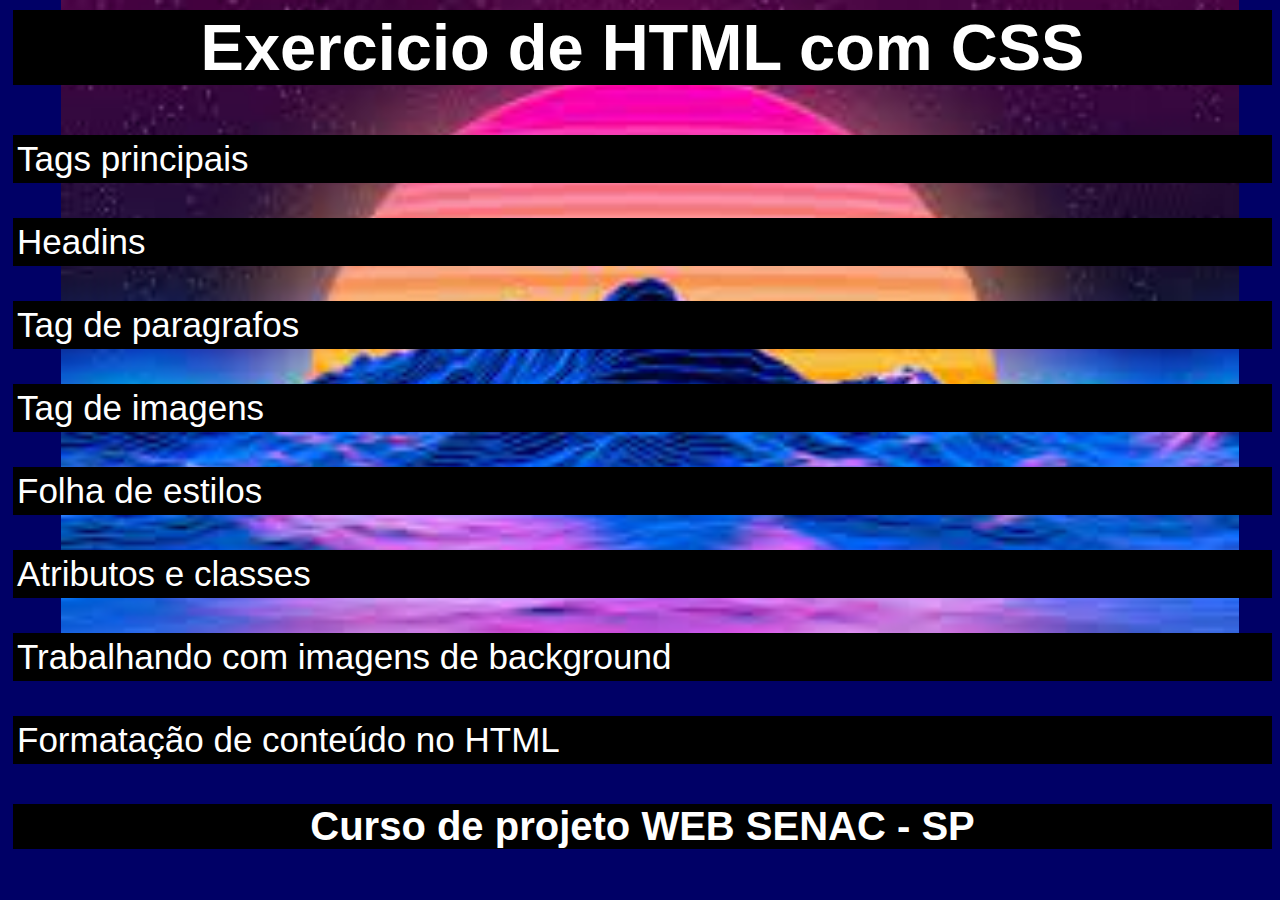
<file: Exercicio01_entrega/index.html>
<!DOCTYPE html>
<html lang="pt-br">
<head>
    <meta charset="UTF-8">
    <meta name="viewport" content="width=device-width, initial-scale=1.0">
    <title>Exercicio de HTML com CSS</title>
    <link rel="stylesheet" href="style.css">
</head>
<body>
    
    <h1>Exercicio de HTML com CSS</h1>

    <p>Tags principais</p>

    <p>Headins</p>

    <p>Tag de paragrafos</p>

    <p>Tag de imagens</p>

    <p>Folha de estilos</p>

    <p>Atributos e classes</p>

    <p>Trabalhando com imagens de background</p>

    <p>Formatação de conteúdo no HTML</p>

    

    <h2> Curso de projeto WEB SENAC - SP</h2>

</body>
</html>
</file>
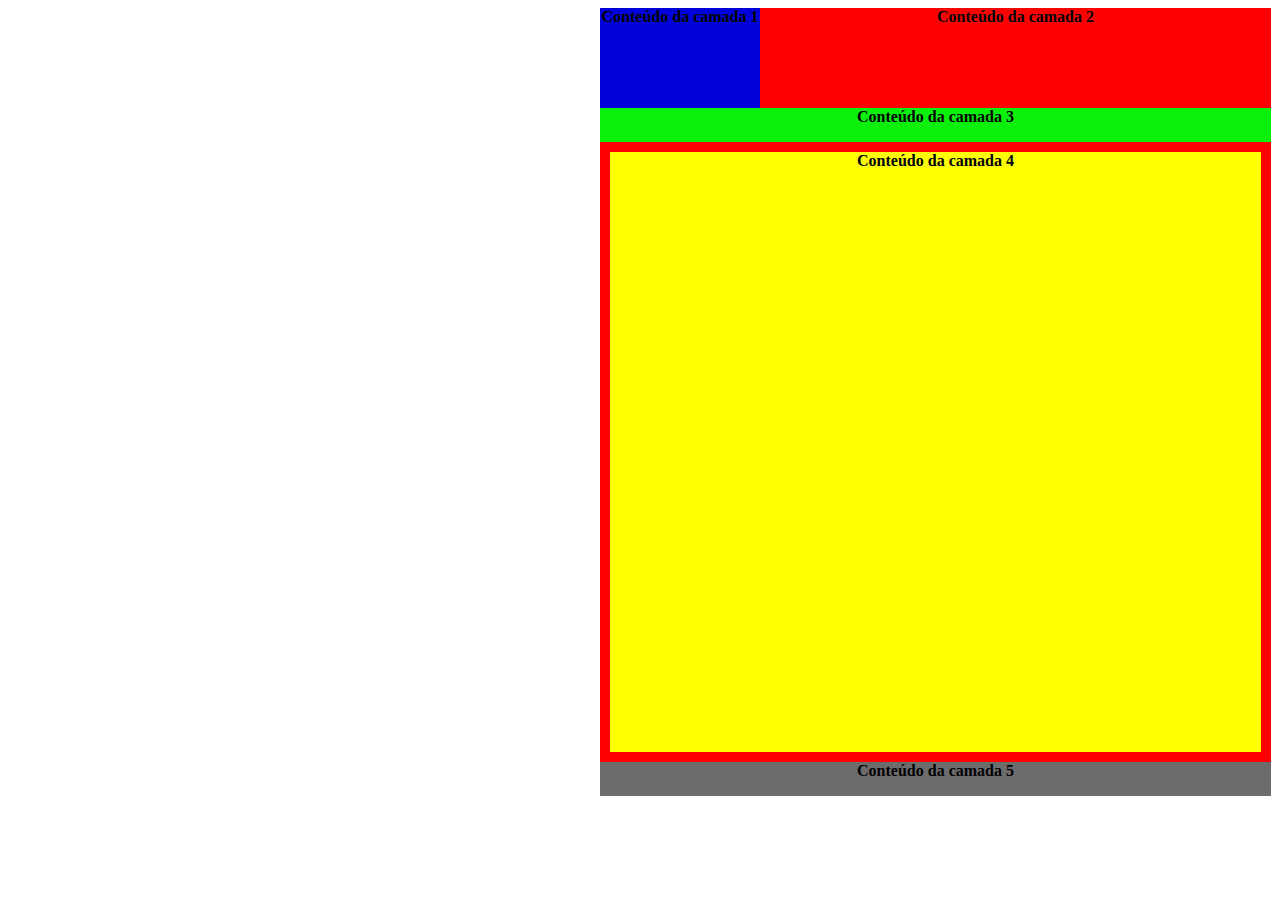
<file: Exercicio02_entrega/index.html>
<!DOCTYPE html>
<html lang="en">
<head>
    <meta charset="UTF-8">
    <meta name="viewport" content="width=device-width, initial-scale=1.0">
    <title>Document</title>
    <link rel="stylesheet" href="css/style.css">
</head>
<body>
    
    <div id="azul">

        <p> Conteúdo da camada 1</p>

    </div>

    <div id="vermelho">

        <p> Conteúdo da camada 2</p>

    </div>

    <div id="verde">

        <p> Conteúdo da camada 3</p>

    </div>

    <div id="amarelo">

        <p> Conteúdo da camada 4</p>

    </div>

    <div id="cinza">

        <p> Conteúdo da camada 5</p>

    </div>

</body>
</html>
</file>
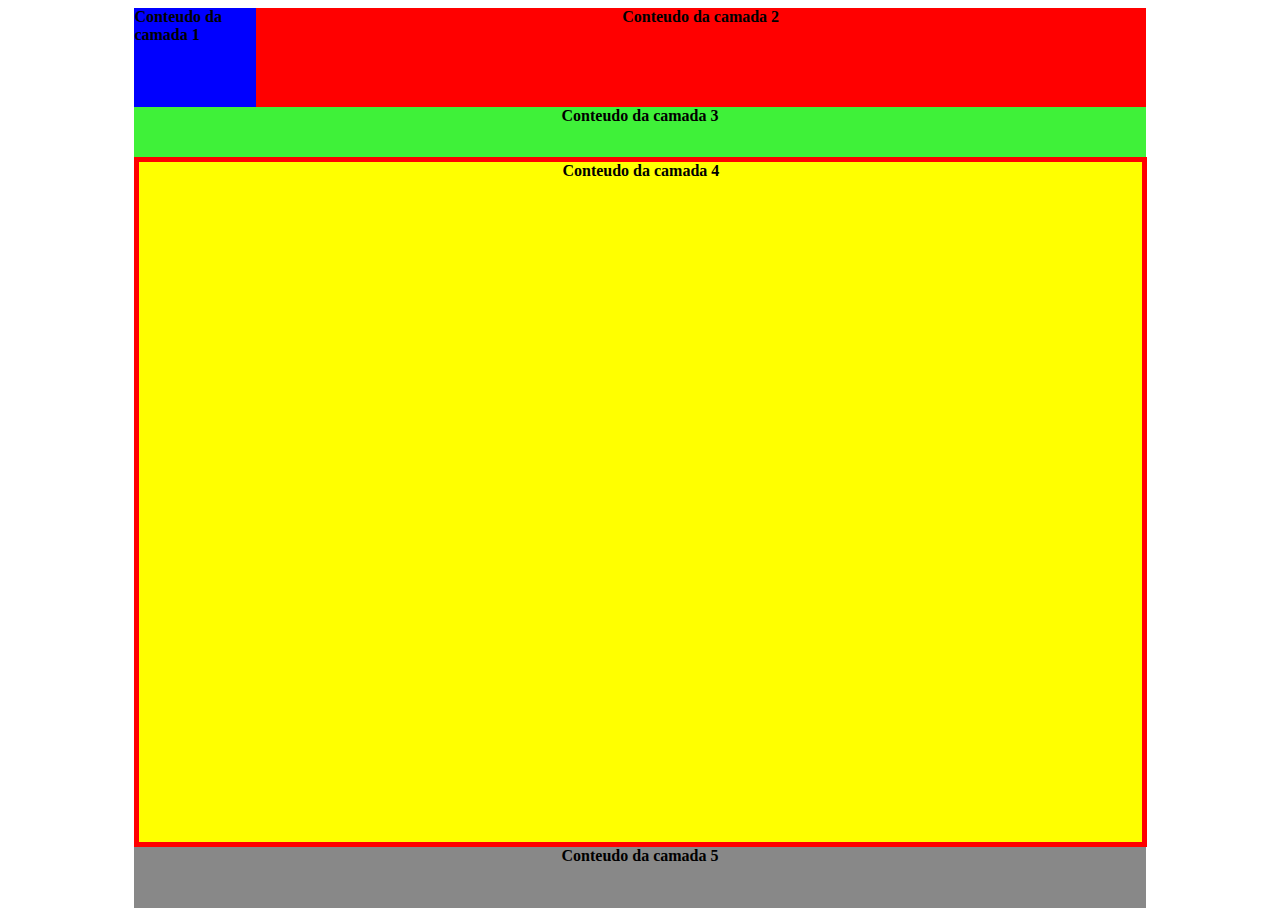
<file: Exercicio03_entrega/index.html>
<!DOCTYPE html>
<html lang="pt-br">
<head>
    <meta charset="UTF-8">
    <meta name="viewport" content="width=device-width, initial-scale=1.0">
    <title>Wireframe com camadas relativas</title>
    <link rel="stylesheet" href="style.css">
</head>
<body>
    
    <div id="fundo">

        <div id="azul"> Conteudo da camada 1</div>
        
        <div id="vermelho"> Conteudo da camada 2</div>
        
        <div id="verde"> Conteudo da camada 3</div>
        
        <div id="amarelo"> Conteudo da camada 4</div>
        
        <div id="cinza"> Conteudo da camada 5</div>

    </div>

</body>
</html>
</file>
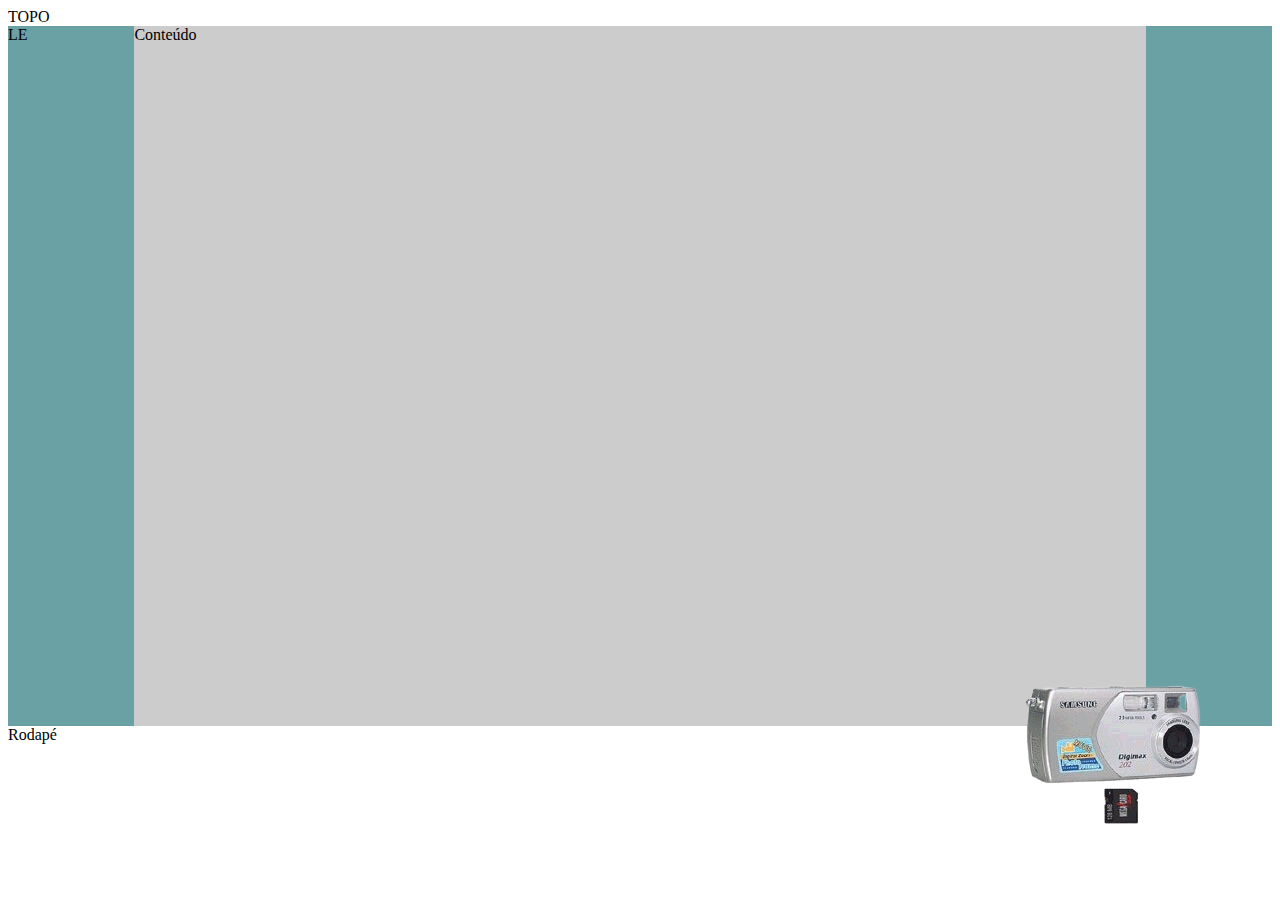
<file: Exercicio04_entrega/index.html>
<!DOCTYPE html>
<html lang="pt-br">
<head>
    <meta charset="UTF-8">
    <meta name="viewport" content="width=device-width, initial-scale=1.0">
    <title>Exercício</title>
    <link rel="stylesheet" href="style.css" type="text/css">
</head>
<body>
    
    <main>
        <header>TOPO</header>
        <div id="le"> LE</div>
        <div id="conteudo"> Conteúdo </div>

        <div id="ld">
            <div class="branco"></div>
            <div class="branco"></div>
        </div>

        <footer id="footer"> Rodapé </footer>
    </main>

    <img src="./images/camera-removebg-preview.png" alt="Imagem de uma 
        câmera e um cartão de memória.">

</body>
</html>
</file>
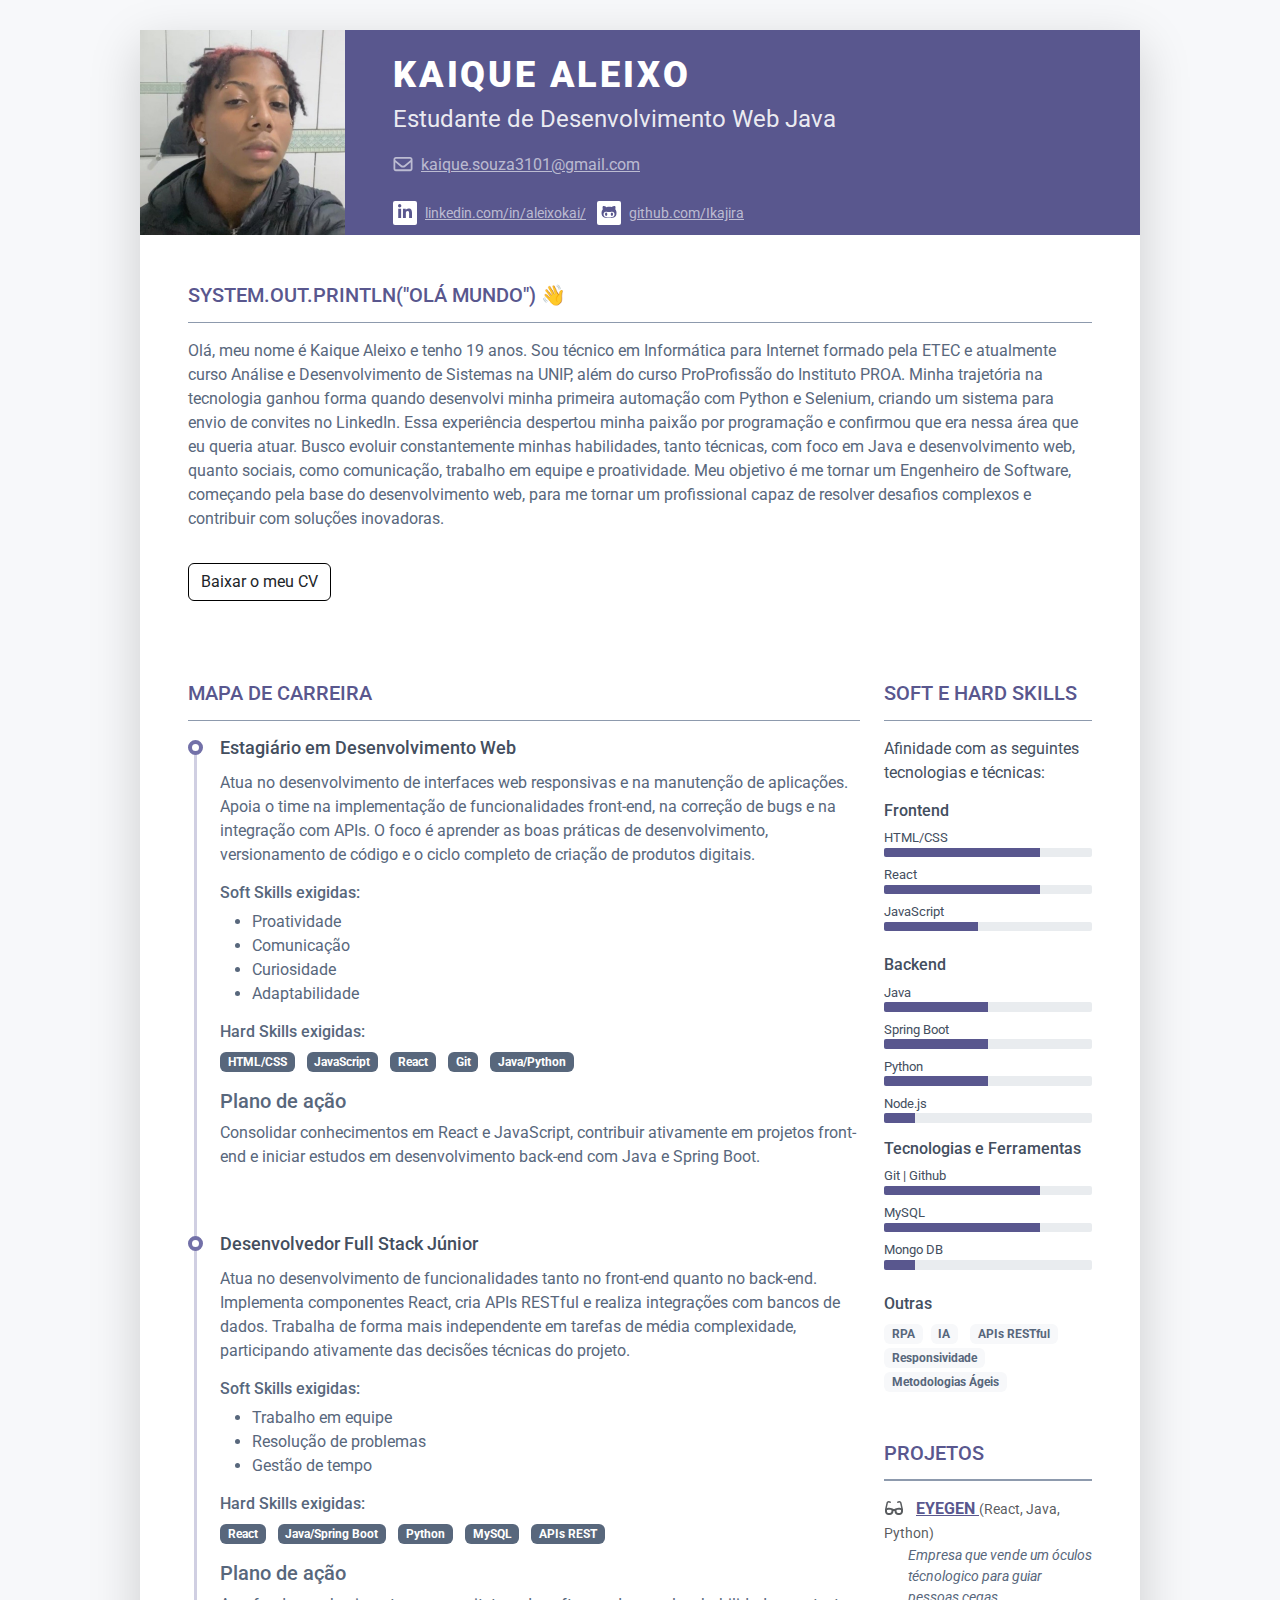
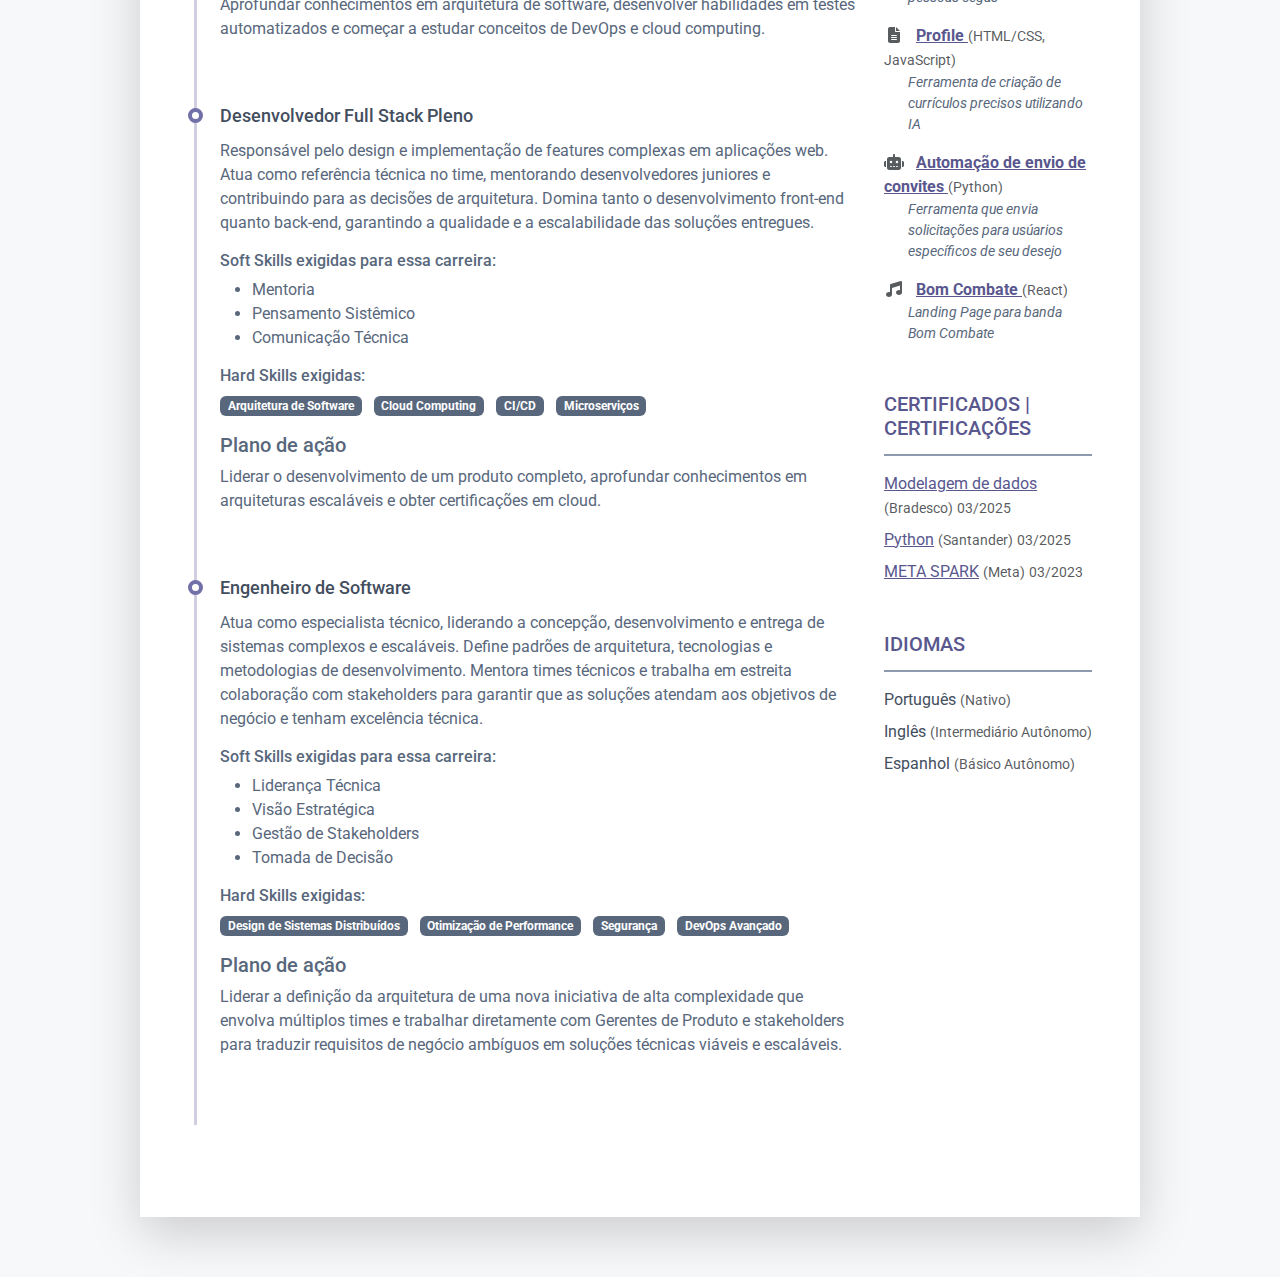
<file: MapaDeCarreira/index.html>
<!DOCTYPE html>
<html lang="pt-Br">

<head>
	<title>Kaique Aleixo Vieria de Souza</title>

	<!-- Meta -->
	<meta charset="utf-8">
	<meta http-equiv="X-UA-Compatible" content="IE=edge">
	<meta name="viewport" content="width=device-width, initial-scale=1.0">
	<meta name="description" content="">
	<meta name="author" content="">
	<link rel="shortcut icon" href="favicon.ico">

	<!-- Google Font -->
	<link href="https://fonts.googleapis.com/css?family=Roboto:300,400,500,700,900" rel="stylesheet">

	<!-- FontAwesome JS-->
	<script defer src="assets/fontawesome/js/all.min.js"></script>

	<!-- Theme CSS -->
	<link id="theme-style" rel="stylesheet" href="assets/css/bootstrap-5.css">

</head>

<body>

	<article class="resume-wrapper text-center position-relative">
		<div class="resume-wrapper-inner mx-auto text-start bg-white shadow-lg">
			<header class="resume-header pt-4 pt-md-0">
				<div class="row">
					<div class="col-block col-md-auto resume-picture-holder text-center text-md-start">
						<img class="picture" src="assets/images/profile.jpg" alt="">
					</div>
					<div class="col">
						<div class="row p-4 justify-content-center justify-content-md-between">
							<div class="primary-info col-auto">
								<h1 class="name mt-0 mb-1 text-white text-uppercase text-uppercase">Kaique Aleixo</h1>
								<div class="title mb-3">Estudante de Desenvolvimento Web Java</div>
								<ul class="list-unstyled">
									<li class="mb-2">
										<a class="text-link" href="mailto:kaique.souza3101@gmail.com">
											<i class="far fa-envelope fa-fw me-2"
												data-fa-transform="grow-3"></i>kaique.souza3101@gmail.com
										</a>
									</li>
								</ul>
							</div>
							<div class="secondary-info col-auto mt-2">
								<ul class="resume-social list-unstyled list-inline">
									<li class="list-inline-item"><a class="text-link"
											href="https://www.linkedin.com/in/aleixokai/" target="_blank">
											<span class="fa-container text-center me-2">
												<i
													class="fab fa-linkedin-in fa-fw"></i></span>linkedin.com/in/aleixokai/</a>
									</li>
									<li class="list-inline-item">
										<a class="text-link" href="https://github.com/Ikajira" target="_blank">
											<span class="fa-container text-center me-2">
												<i class="fab fa-github-alt fa-fw"></i></span>github.com/Ikajira
										</a>
									</li>

								</ul>
							</div>
						</div>

					</div>
				</div>
			</header>
			<div class="resume-body p-5">
				<section class="resume-section summary-section mb-5">
					<h2 class="resume-section-title text-uppercase font-weight-bold pb-3 mb-3">System.out.println("Olá Mundo") 👋</h2>
					<div class="resume-section-content">
						<p class="mb-0"> Olá, meu nome é Kaique Aleixo e tenho 19 anos. Sou técnico em Informática para Internet formado pela ETEC e atualmente curso Análise e Desenvolvimento de Sistemas na UNIP, além do curso ProProfissão do Instituto PROA.

Minha trajetória na tecnologia ganhou forma quando desenvolvi minha primeira automação com Python e Selenium, criando um sistema para envio de convites no LinkedIn. Essa experiência despertou minha paixão por programação e confirmou que era nessa área que eu queria atuar.

Busco evoluir constantemente minhas habilidades, tanto técnicas, com foco em Java e desenvolvimento web, quanto sociais, como comunicação, trabalho em equipe e proatividade. Meu objetivo é me tornar um Engenheiro de Software, começando pela base do desenvolvimento web, para me tornar um profissional capaz de resolver desafios complexos e contribuir com soluções inovadoras. </p>

						<!-- Altere o link para um PDF do seu Curriculo -->
						<a class="btn"
							href="https://drive.google.com/file/d/1y0AIIj9qV_gWYEXCOHMMfpwbLogI0_cA/view?usp=sharing"
							target="_blank">Baixar o meu CV</a>
					</div>
				</section>
				<div class="row">
					<div class="col-lg-9">
						<section class="resume-section experience-section mb-5">
							<h2 class="resume-section-title text-uppercase font-weight-bold pb-3 mb-3">Mapa de Carreira
							</h2>
							<div class="resume-section-content">
								<div class="resume-timeline position-relative">
									<article class="resume-timeline-item position-relative pb-5">

										<div class="resume-timeline-item-header mb-2">
											<div class="d-flex flex-column flex-md-row">
												<h3 class="resume-position-title font-weight-bold mb-1">Estagiário em
													Desenvolvimento Web
												</h3>
											</div>
										</div>
										<div class="resume-timeline-item-desc">
											<p>Atua no desenvolvimento de interfaces web responsivas e na manutenção de
												aplicações. Apoia o time na implementação de funcionalidades front-end,
												na correção de bugs e na integração com APIs. O foco é aprender as
												boas práticas de desenvolvimento, versionamento de código e o ciclo
												completo de criação de produtos digitais.
											</p>
											<h4 class="resume-timeline-item-desc-heading font-weight-bold">
												Soft Skills exigidas:
											</h4>
											<ul>
												<li>Proatividade</li>
												<li>Comunicação</li>
												<li>Curiosidade</li>
												<li>Adaptabilidade</li>
											</ul>
											<h4 class="resume-timeline-item-desc-heading font-weight-bold">
												Hard Skills exigidas:</h4>
											</h4>
											<ul class="list-inline">
												<li class="list-inline-item"><span
														class="badge bg-secondary badge-pill">HTML/CSS</span></li>
												<li class="list-inline-item"><span
														class="badge bg-secondary badge-pill">JavaScript</span></li>
												<li class="list-inline-item"><span
														class="badge bg-secondary badge-pill">React</span></li>
												<li class="list-inline-item"><span
														class="badge bg-secondary badge-pill">Git</span></li>
												<li class="list-inline-item"><span
														class="badge bg-secondary badge-pill">Java/Python</span></li>
											</ul>
											<h5>Plano de ação</h5>
											<p>Consolidar conhecimentos em React e JavaScript, contribuir ativamente em
												projetos front-end e iniciar estudos em desenvolvimento back-end com
												Java e Spring Boot.</p>
										</div>

									</article>

									<article class="resume-timeline-item position-relative pb-5">

										<div class="resume-timeline-item-header mb-2">
											<div class="d-flex flex-column flex-md-row">
												<h3 class="resume-position-title font-weight-bold mb-1">Desenvolvedor
													Full Stack Júnior
												</h3>
											</div>
										</div>
										<div class="resume-timeline-item-desc">
											<p>Atua no desenvolvimento de funcionalidades tanto no front-end quanto no
												back-end. Implementa componentes React, cria APIs RESTful e realiza
												integrações com bancos de dados. Trabalha de forma mais independente em
												tarefas de média complexidade, participando ativamente das decisões
												técnicas do projeto.
											</p>
											<h4 class="resume-timeline-item-desc-heading font-weight-bold">
												Soft Skills exigidas:
											</h4>
											<ul>
												<li>Trabalho em equipe</li>
												<li>Resolução de problemas</li>
												<li>Gestão de tempo</li>
											</ul>
											<h4 class="resume-timeline-item-desc-heading font-weight-bold">
												Hard Skills exigidas:</h4>
											<ul class="list-inline">
												<li class="list-inline-item"><span
														class="badge bg-secondary badge-pill">React</span></li>
												<li class="list-inline-item"><span
														class="badge bg-secondary badge-pill">Java/Spring Boot</span>
												</li>
												<li class="list-inline-item"><span
														class="badge bg-secondary badge-pill">Python</span></li>
												<li class="list-inline-item"><span
														class="badge bg-secondary badge-pill">MySQL</span></li>
												<li class="list-inline-item"><span
														class="badge bg-secondary badge-pill">APIs REST</span></li>
											</ul>
											<h5>Plano de ação</h5>
											<p>Aprofundar conhecimentos em arquitetura de software, desenvolver
												habilidades em testes automatizados e começar a estudar conceitos de
												DevOps e cloud computing.</p>
										</div>

									</article>

									<article class="resume-timeline-item position-relative pb-5">

										<div class="resume-timeline-item-header mb-2">
											<div class="d-flex flex-column flex-md-row">
												<h3 class="resume-position-title font-weight-bold mb-1">Desenvolvedor
													Full Stack Pleno
												</h3>

											</div>
										</div>
										<div class="resume-timeline-item-desc">
											<p>Responsável pelo design e implementação de features complexas em
												aplicações web. Atua como referência técnica no time, mentorando
												desenvolvedores juniores e contribuindo para as decisões de
												arquitetura. Domina tanto o desenvolvimento front-end quanto back-end,
												garantindo a qualidade e a escalabilidade das soluções entregues.</p>
											<h4 class="resume-timeline-item-desc-heading font-weight-bold">
												Soft Skills exigidas para essa carreira:
											</h4>
											<ul>
												<li>Mentoria</li>
												<li>Pensamento Sistêmico</li>
												<li>Comunicação Técnica</li>
											</ul>
											<h4 class="resume-timeline-item-desc-heading font-weight-bold">
												Hard Skills exigidas:</h4>
											<ul class="list-inline">
												<li class="list-inline-item"><span
														class="badge bg-secondary badge-pill">Arquitetura de
														Software</span></li>
												<li class="list-inline-item"><span
														class="badge bg-secondary badge-pill">Cloud Computing</span>
												</li>
												<li class="list-inline-item"><span
														class="badge bg-secondary badge-pill">CI/CD</span></li>
												<li class="list-inline-item"><span
														class="badge bg-secondary badge-pill">Microserviços</span></li>
											</ul>
											<h5>Plano de ação</h5>
											<p>Liderar o desenvolvimento de um produto completo, aprofundar
												conhecimentos em arquiteturas escaláveis e obter certificações em
												cloud.</p>


										</div>

									</article>

									<article class="resume-timeline-item position-relative pb-5">

										<div class="resume-timeline-item-header mb-2">
											<div class="d-flex flex-column flex-md-row">
												<h3 class="resume-position-title font-weight-bold mb-1">
													Engenheiro de Software
												</h3>
											</div>
										</div>
										<div class="resume-timeline-item-desc">
											<p>Atua como especialista técnico, liderando a concepção, desenvolvimento e
												entrega de sistemas complexos e escaláveis. Define padrões de
												arquitetura, tecnologias e metodologias de desenvolvimento. Mentora
												times técnicos e trabalha em estreita colaboração com stakeholders para
												garantir que as soluções atendam aos objetivos de negócio e tenham
												excelência técnica.</p>
											<h4 class="resume-timeline-item-desc-heading font-weight-bold">
												Soft Skills exigidas para essa carreira:
											</h4>
											<ul>
												<li>Liderança Técnica</li>
												<li>Visão Estratégica</li>
												<li>Gestão de Stakeholders</li>
												<li>Tomada de Decisão</li>
											</ul>
											<h4 class="resume-timeline-item-desc-heading font-weight-bold">
												Hard Skills exigidas:</h4>
											<ul class="list-inline">
												<li class="list-inline-item"><span
														class="badge bg-secondary badge-pill">Design de Sistemas
														Distribuídos</span></li>
												<li class="list-inline-item"><span
														class="badge bg-secondary badge-pill">Otimização de
														Performance</span></li>
												<li class="list-inline-item"><span
														class="badge bg-secondary badge-pill">Segurança</span></li>
												<li class="list-inline-item"><span
														class="badge bg-secondary badge-pill">DevOps Avançado</span>
												</li>
											</ul>
											<h5>Plano de ação</h5>
											<p>Liderar a definição da arquitetura de uma nova iniciativa de alta
												complexidade que envolva múltiplos times e trabalhar diretamente com
												Gerentes de Produto e stakeholders para traduzir requisitos de negócio
												ambíguos em soluções técnicas viáveis e escaláveis.</p>
										</div>
									</article>


								</div>
							</div>
						</section>
					</div>
					<div class="col-lg-3">
						<section class="resume-section skills-section mb-5">
							<h2 class="resume-section-title text-uppercase font-weight-bold pb-3 mb-3">Soft e Hard
								Skills</h2>
							<p>Afinidade com as seguintes tecnologias e técnicas:</p>
							<div class="resume-section-content">
								<div class="resume-skill-item">
									<h4 class="resume-skills-cat font-weight-bold">Frontend</h4>
									<ul class="list-unstyled mb-4">
										<li class="mb-2">
											<div class="resume-skill-name">HTML/CSS</div>
											<div class="progress resume-progress">
												<div class="progress-bar theme-progress-bar-dark" role="progressbar"
													style="width: 75%" aria-valuenow="25" aria-valuemin="0"
													aria-valuemax="100"></div>
											</div>
										</li>
										<li class="mb-2">
											<div class="resume-skill-name">React</div>
											<div class="progress resume-progress">
												<div class="progress-bar theme-progress-bar-dark" role="progressbar"
													style="width: 75%" aria-valuenow="25" aria-valuemin="0"
													aria-valuemax="100"></div>
											</div>
										</li>
										<li class="mb-2">
											<div class="resume-skill-name">JavaScript</div>
											<div class="progress resume-progress">
												<div class="progress-bar theme-progress-bar-dark" role="progressbar"
													style="width: 45%" aria-valuenow="25" aria-valuemin="0"
													aria-valuemax="100"></div>
											</div>
										</li>
									</ul>
								</div>

								<div class="resume-skill-item">
									<h4 class="resume-skills-cat font-weight-bold">Backend</h4>
									<ul class="list-unstyled">
										<li class="mb-2">
											<div class="resume-skill-name">Java</div>
											<div class="progress resume-progress">
												<div class="progress-bar theme-progress-bar-dark" role="progressbar"
													style="width: 50%" aria-valuenow="25" aria-valuemin="0"
													aria-valuemax="100"></div>
											</div>
										</li>
										<li class="mb-2">
											<div class="resume-skill-name">Spring Boot</div>
											<div class="progress resume-progress">
												<div class="progress-bar theme-progress-bar-dark" role="progressbar"
													style="width: 50%" aria-valuenow="25" aria-valuemin="0"
													aria-valuemax="100"></div>
											</div>
										</li>
										<li class="mb-2">
											<div class="resume-skill-name">Python</div>
											<div class="progress resume-progress">
												<div class="progress-bar theme-progress-bar-dark" role="progressbar"
													style="width: 50%" aria-valuenow="25" aria-valuemin="0"
													aria-valuemax="100"></div>
											</div>
										</li>
										<li class="mb-2">
											<div class="resume-skill-name">Node.js</div>
											<div class="progress resume-progress">
												<div class="progress-bar theme-progress-bar-dark" role="progressbar"
													style="width: 15%" aria-valuenow="25" aria-valuemin="0"
													aria-valuemax="100"></div>
											</div>
										</li>
									</ul>
								</div>

								<div class="resume-section-content">
									<div class="resume-skill-item">
										<h4 class="resume-skills-cat font-weight-bold">Tecnologias e Ferramentas</h4>
										<ul class="list-unstyled mb-4">

											<li class="mb-2">
												<div class="resume-skill-name">Git | Github</div>
												<div class="progress resume-progress">
													<div class="progress-bar theme-progress-bar-dark" role="progressbar"
														style="width: 75%" aria-valuenow="25" aria-valuemin="0"
														aria-valuemax="100"></div>
												</div>
											</li>

											<li class="mb-2">
												<div class="resume-skill-name">MySQL</div>
												<div class="progress resume-progress">
													<div class="progress-bar theme-progress-bar-dark" role="progressbar"
														style="width: 75%" aria-valuenow="25" aria-valuemin="0"
														aria-valuemax="100"></div>
												</div>
											</li>

											<li class="mb-2">
												<div class="resume-skill-name">Mongo DB</div>
												<div class="progress resume-progress">
													<div class="progress-bar theme-progress-bar-dark" role="progressbar"
														style="width: 15%" aria-valuenow="25" aria-valuemin="0"
														aria-valuemax="100"></div>
												</div>
											</li>

										</ul>
									</div>

									<div class="resume-skill-item">
										<h4 class="resume-skills-cat font-weight-bold">Outras</h4>
										<ul class="list-inline">
											<li class="list-inline-item"><span class="badge badge-light">RPA</span>
											<li class="list-inline-item"><span class="badge badge-light">IA</span>
											</li>
											<li class="list-inline-item"><span class="badge badge-light">APIs
													RESTful</span></li>
											<li class="list-inline-item"><span
													class="badge badge-light">Responsividade</span>
											<li class="list-inline-item"><span class="badge badge-light">Metodologias
													Ágeis</span>
											</li>
										</ul>
									</div>
								</div>
						</section>

						<section class="resume-section language-section mb-5">
							<h2 class="resume-section-title text-uppercase font-weight-bold pb-3 mb-3">Projetos</h2>
							<div class="resume-section-content">
								<ul class="list-unstyled resume-lang-list">

									<li class="mb-3">
										<i class="fas fa-glasses fa-fw me-2 text-muted"></i>
										<a class="text-link" href="https://linktr.ee/eyegenesis" target="_blank">
											<strong>EYEGEN</strong>
										</a>
										<small class="text-muted font-weight-normal">(React, Java, Python)</small>
										<div class="small fst-italic ps-4">
											Empresa que vende um óculos técnologico para guiar pessoas cegas
										</div>
									</li>

									<li class="mb-3">
										<i class="fas fa-file-alt fa-fw me-2 text-muted"></i>
										<a class="text-link" href="https://profile-seven-bice-28.vercel.app/"
											target="_blank">
											<strong>Profile</strong>
										</a>
										<small class="text-muted font-weight-normal">(HTML/CSS, JavaScript)</small>
										<div class="small fst-italic ps-4">
											Ferramenta de criação de currículos precisos utilizando IA
										</div>
									</li>

									<li class="mb-3">
										<i class="fas fa-robot fa-fw me-2 text-muted"></i>
										<a class="text-link"
											href="https://github.com/Ikajira/Automacao_NetworkingLinkedIn"
											target="_blank">
											<strong>Automação de envio de convites</strong>
										</a>
										<small class="text-muted font-weight-normal">(Python)</small>
										<div class="small fst-italic ps-4">
											Ferramenta que envia solicitações para usúarios específicos de seu desejo
										</div>
									</li>

									<li class="mb-3">
										<i class="fas fa-music fa-fw me-2 text-muted"></i>
										<a class="text-link" href="https://bom-combate.vercel.app/" target="_blank">
											<strong>Bom Combate</strong>
										</a>
										<small class="text-muted font-weight-normal">(React)</small>
										<div class="small fst-italic ps-4">
											Landing Page para banda Bom Combate
										</div>
									</li>

						</section>

						<section class="resume-section language-section mb-5">
							<h2 class="resume-section-title text-uppercase font-weight-bold pb-3 mb-3">Certificados |
								Certificações</h2>
							<div class="resume-section-content">
								<ul class="list-unstyled resume-lang-list">
									<li class="mb-2"><a
											href="https://www.linkedin.com/in/aleixokai/details/certifications/1742490429339/single-media-viewer/?profileId=ACoAAFg3O80BcCKJh9ILR8kN2Y02l5j9_zX2IfI"
											target="_blank">Modelagem de dados</a>
										<small class="text-muted font-weight-normal">(Bradesco)</small>
										<small class="text-muted font-weight-normal">03/2025</small>
									</li>
									<li class="mb-2 align-middle">
										<a href="https://www.linkedin.com/in/aleixokai/details/certifications/1742360320719/single-media-viewer/?profileId=ACoAAFg3O80BcCKJh9ILR8kN2Y02l5j9_zX2IfI"
											target="_blank">Python</a>
										<small class="text-muted font-weight-normal">(Santander)</small>
										<small class="text-muted font-weight-normal">03/2025</small>
									</li>
									<li class="mb-2 align-middle">
										<a href="https://www.linkedin.com/in/aleixokai/details/certifications/1741322766874/single-media-viewer/?profileId=ACoAAFg3O80BcCKJh9ILR8kN2Y02l5j9_zX2IfI"
											target="_blank">META SPARK</a>
										<small class="text-muted font-weight-normal">(Meta)</small>
										<small class="text-muted font-weight-normal">03/2023</small>
									</li>
								</ul>
							</div>
						</section>

						<section class="resume-section language-section mb-5">
							<h2 class="resume-section-title text-uppercase font-weight-bold pb-3 mb-3">Idiomas</h2>
							<div class="resume-section-content">
								<ul class="list-unstyled resume-lang-list">
									<li class="mb-2"><span class="resume-lang-name font-weight-bold">Português</span>
										<small class="text-muted">(Nativo)</small>
									</li>
									<li class="mb-2"><span class="resume-lang-name font-weight-bold">Inglês</span>
										<small class="text-muted">(Intermediário Autônomo)</small>
									</li>
									<li class="mb-2"><span class="resume-lang-name font-weight-bold">Espanhol</span>
										<small class="text-muted">(Básico Autônomo)</small>
									</li>
								</ul>
							</div>
						</section>

					</div>
				</div>
			</div>
		</div>
	</article>
</body>

</html>
</file>
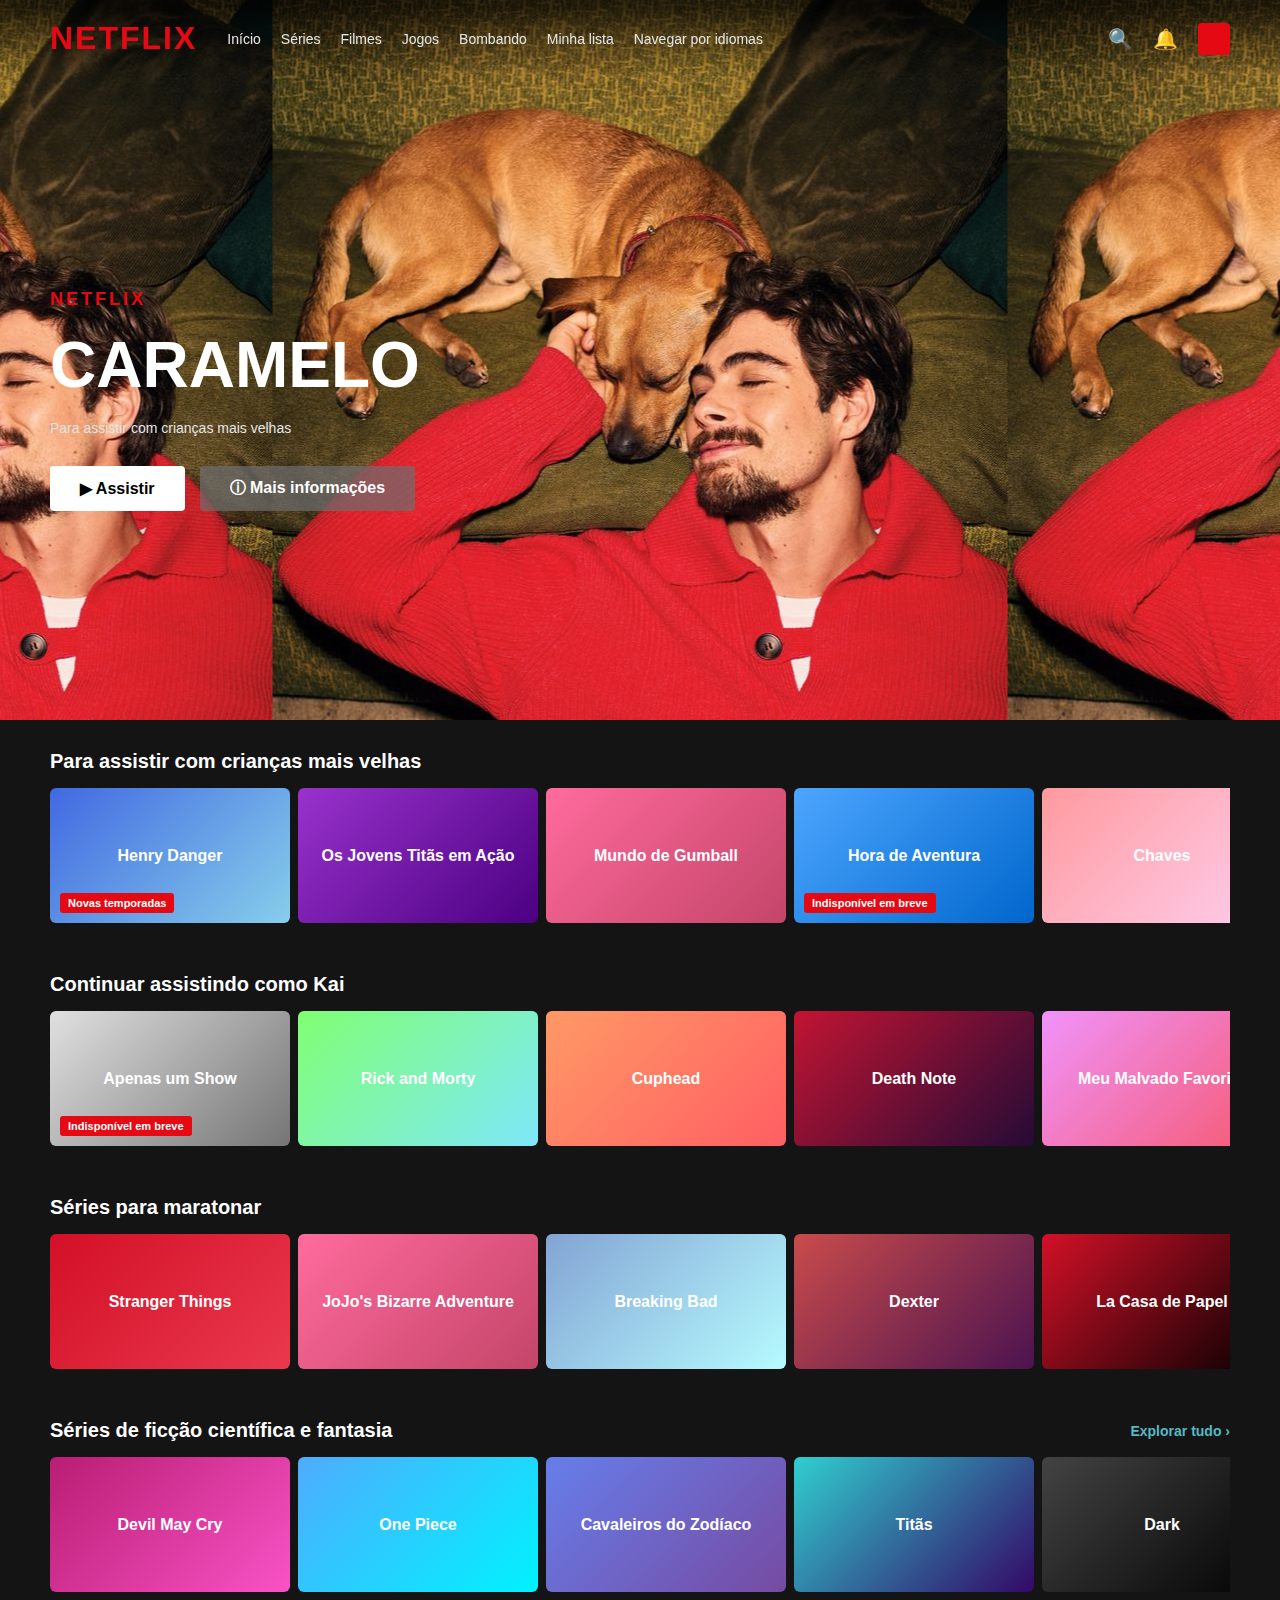
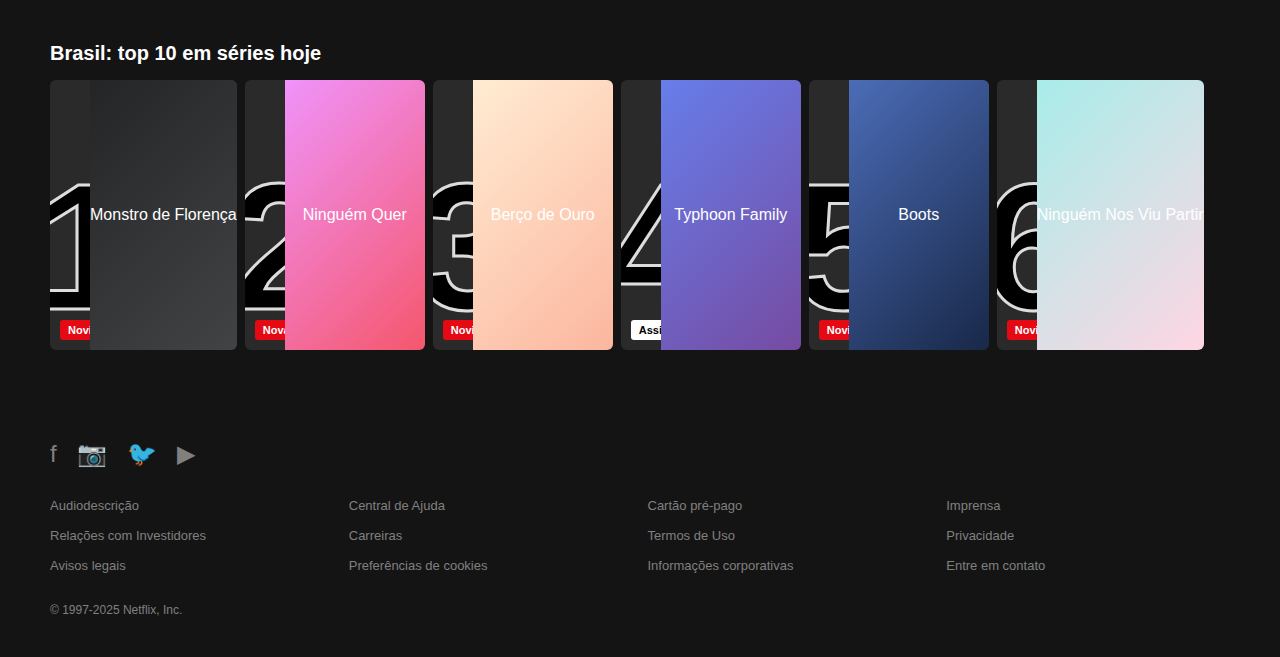
<file: Netflix/index.html>
<!DOCTYPE html>
<html lang="pt-BR">
<head>
    <meta charset="UTF-8">
    <meta name="viewport" content="width=device-width, initial-scale=1.0">
    <title>Netflix Brasil - Assista a séries online, filmes online</title>
    <link rel="stylesheet" href="style.css">
</head>
<body>
    <nav class="barra-navegacao" id="barra-navegacao">
        <div class="lado-esquerdo">
            <div class="logo">NETFLIX</div>
            <ul class="menu-navegacao">
                <li><a href="#inicio">Início</a></li>
                <li><a href="#series">Séries</a></li>
                <li><a href="#filmes">Filmes</a></li>
                <li><a href="#jogos">Jogos</a></li>
                <li><a href="#bombando">Bombando</a></li>
                <li><a href="#minha-lista">Minha lista</a></li>
                <li><a href="#idiomas">Navegar por idiomas</a></li>
            </ul>
        </div>
        <div class="lado-direito">
            <div class="icone-busca">🔍</div>
            <div class="icone-notificacoes">🔔</div>
            <div class="perfil-usuario"></div>
        </div>
    </nav>

    <section class="banner-principal">
        <div class="conteudo-banner">
            <div class="texto-logo-netflix">NETFLIX</div>
            <h1 class="titulo-principal">CARAMELO</h1>
            <p class="descricao-banner">Para assistir com crianças mais velhas</p>
            <div class="botoes-banner">
                <button class="botao botao-assistir">
                    ▶ Assistir
                </button>
                <button class="botao botao-info">
                    ⓘ Mais informações
                </button>
            </div>
        </div>
    </section>

    <section class="linha-conteudo">
        <h2 class="titulo-linha">Para assistir com crianças mais velhas</h2>
        <div class="slider-conteudo">
            <div class="cartao-conteudo" style="background: linear-gradient(135deg, #4169e1 0%, #87ceeb 100%);">
                <div class="nome-conteudo">Henry Danger</div>
                <div class="etiqueta">Novas temporadas</div>
            </div>
            <div class="cartao-conteudo" style="background: linear-gradient(135deg, #9932cc 0%, #4b0082 100%);">
                <div class="nome-conteudo">Os Jovens Titãs em Ação</div>
            </div>
            <div class="cartao-conteudo" style="background: linear-gradient(135deg, #ff6b9d 0%, #c44569 100%);">
                <div class="nome-conteudo">Mundo de Gumball</div>
            </div>
            <div class="cartao-conteudo" style="background: linear-gradient(135deg, #4da6ff 0%, #0066cc 100%);">
                <div class="nome-conteudo">Hora de Aventura</div>
                <div class="etiqueta">Indisponível em breve</div>
            </div>
            <div class="cartao-conteudo" style="background: linear-gradient(135deg, #ff9a9e 0%, #fecfef 100%);">
                <div class="nome-conteudo">Chaves</div>
            </div>
            <div class="cartao-conteudo" style="background: linear-gradient(135deg, #667eea 0%, #764ba2 100%);">
                <div class="nome-conteudo">Megamente</div>
            </div>
        </div>
    </section>

    <section class="linha-conteudo">
        <h2 class="titulo-linha">Continuar assistindo como Kai</h2>
        <div class="slider-conteudo">
            <div class="cartao-conteudo" style="background: linear-gradient(135deg, #e0e0e0 0%, #757575 100%);">
                <div class="nome-conteudo">Apenas um Show</div>
                <div class="etiqueta">Indisponível em breve</div>
            </div>
            <div class="cartao-conteudo" style="background: linear-gradient(135deg, #80ff72 0%, #7ee8fa 100%);">
                <div class="nome-conteudo">Rick and Morty</div>
            </div>
            <div class="cartao-conteudo" style="background: linear-gradient(135deg, #ff9966 0%, #ff5e62 100%);">
                <div class="nome-conteudo">Cuphead</div>
            </div>
            <div class="cartao-conteudo" style="background: linear-gradient(135deg, #c31432 0%, #240b36 100%);">
                <div class="nome-conteudo">Death Note</div>
            </div>
            <div class="cartao-conteudo" style="background: linear-gradient(135deg, #f093fb 0%, #f5576c 100%);">
                <div class="nome-conteudo">Meu Malvado Favorito</div>
            </div>
        </div>
    </section>

    <section class="linha-conteudo">
        <h2 class="titulo-linha">Séries para maratonar</h2>
        <div class="slider-conteudo">
            <div class="cartao-conteudo" style="background: linear-gradient(135deg, #d31027 0%, #ea384d 100%);">
                <div class="nome-conteudo" style="color:#fff;">Stranger Things</div>
            </div>
            <div class="cartao-conteudo" style="background: linear-gradient(135deg, #ff6b9d 0%, #c44569 100%);">
                <div class="nome-conteudo">JoJo's Bizarre Adventure</div>
            </div>
            <div class="cartao-conteudo" style="background: linear-gradient(135deg, #83a4d4 0%, #b6fbff 100%);">
                <div class="nome-conteudo">Breaking Bad</div>
            </div>
            <div class="cartao-conteudo" style="background: linear-gradient(135deg, #c94b4b 0%, #4b134f 100%);">
                <div class="nome-conteudo">Dexter</div>
            </div>
            <div class="cartao-conteudo" style="background: linear-gradient(135deg, #d31027 0%, #000000 100%);">
                <div class="nome-conteudo">La Casa de Papel</div>
            </div>
            <div class="cartao-conteudo" style="background: linear-gradient(135deg, #fc4a1a 0%, #f7b733 100%);">
                <div class="nome-conteudo">Demon Slayer</div>
            </div>
        </div>
    </section>

    <section class="linha-conteudo">
        <h2 class="titulo-linha">Séries de ficção científica e fantasia <a href="#">Explorar tudo ›</a></h2>
        <div class="slider-conteudo">
            <div class="cartao-conteudo" style="background: linear-gradient(135deg, #b91d73 0%, #f953c6 100%);">
                <div class="nome-conteudo">Devil May Cry</div>
            </div>
            <div class="cartao-conteudo" style="background: linear-gradient(135deg, #4facfe 0%, #00f2fe 100%);">
                <div class="nome-conteudo">One Piece</div>
            </div>
            <div class="cartao-conteudo" style="background: linear-gradient(135deg, #667eea 0%, #764ba2 100%);">
                <div class="nome-conteudo">Cavaleiros do Zodíaco</div>
            </div>
            <div class="cartao-conteudo" style="background: linear-gradient(135deg, #30cfd0 0%, #330867 100%);">
                <div class="nome-conteudo">Titãs</div>
            </div>
            <div class="cartao-conteudo" style="background: linear-gradient(135deg, #434343 0%, #000000 100%);">
                <div class="nome-conteudo">Dark</div>
            </div>
            <div class="cartao-conteudo" style="background: linear-gradient(135deg, #ff9a9e 0%, #fecfef 100%);">
                <div class="nome-conteudo">Circo Digital</div>
            </div>
        </div>
    </section>

    <section class="linha-conteudo top10">
        <h2 class="titulo-linha">Brasil: top 10 em séries hoje</h2>
        <div class="slider-conteudo">
            <div class="cartao-conteudo">
                <div class="numero-ranking">1</div>
                <div class="conteudo-top10" style="background: linear-gradient(135deg, #232526 0%, #414345 100%);">
                    <span>Monstro de Florença</span>
                </div>
                <div class="etiqueta">Novidade</div>
            </div>
            <div class="cartao-conteudo">
                <div class="numero-ranking">2</div>
                <div class="conteudo-top10" style="background: linear-gradient(135deg, #f093fb 0%, #f5576c 100%);">
                    <span>Ninguém Quer</span>
                </div>
                <div class="etiqueta">Nova temporada</div>
            </div>
            <div class="cartao-conteudo">
                <div class="numero-ranking">3</div>
                <div class="conteudo-top10" style="background: linear-gradient(135deg, #ffecd2 0%, #fcb69f 100%);">
                    <span>Berço de Ouro</span>
                </div>
                <div class="etiqueta">Novidade</div>
            </div>
            <div class="cartao-conteudo">
                <div class="numero-ranking">4</div>
                <div class="conteudo-top10" style="background: linear-gradient(135deg, #667eea 0%, #764ba2 100%);">
                    <span>Typhoon Family</span>
                </div>
                <div class="etiqueta" style="background:#fff;color:#000;">Assista já</div>
            </div>
            <div class="cartao-conteudo">
                <div class="numero-ranking">5</div>
                <div class="conteudo-top10" style="background: linear-gradient(135deg, #4b6cb7 0%, #182848 100%);">
                    <span>Boots</span>
                </div>
                <div class="etiqueta">Novidade</div>
            </div>
            <div class="cartao-conteudo">
                <div class="numero-ranking">6</div>
                <div class="conteudo-top10" style="background: linear-gradient(135deg, #a8edea 0%, #fed6e3 100%);">
                    <span>Ninguém Nos Viu Partir</span>
                </div>
                <div class="etiqueta">Novidade</div>
            </div>
        </div>
    </section>

    <footer>
        <div class="icones-sociais">
            <a href="#">f</a>
            <a href="#">📷</a>
            <a href="#">🐦</a>
            <a href="#">▶</a>
        </div>
        <div class="links-rodape">
            <a href="#">Audiodescrição</a>
            <a href="#">Central de Ajuda</a>
            <a href="#">Cartão pré-pago</a>
            <a href="#">Imprensa</a>
            <a href="#">Relações com Investidores</a>
            <a href="#">Carreiras</a>
            <a href="#">Termos de Uso</a>
            <a href="#">Privacidade</a>
            <a href="#">Avisos legais</a>
            <a href="#">Preferências de cookies</a>
            <a href="#">Informações corporativas</a>
            <a href="#">Entre em contato</a>
        </div>
        <p class="direitos">© 1997-2025 Netflix, Inc.</p>
    </footer>

    <script>
        window.addEventListener('scroll', () => {
            const barra = document.getElementById('barra-navegacao');
            if (window.scrollY > 50) {
                barra.classList.add('rolado');
            } else {
                barra.classList.remove('rolado');
            }
        });
    </script>
</body>
</html>
</file>
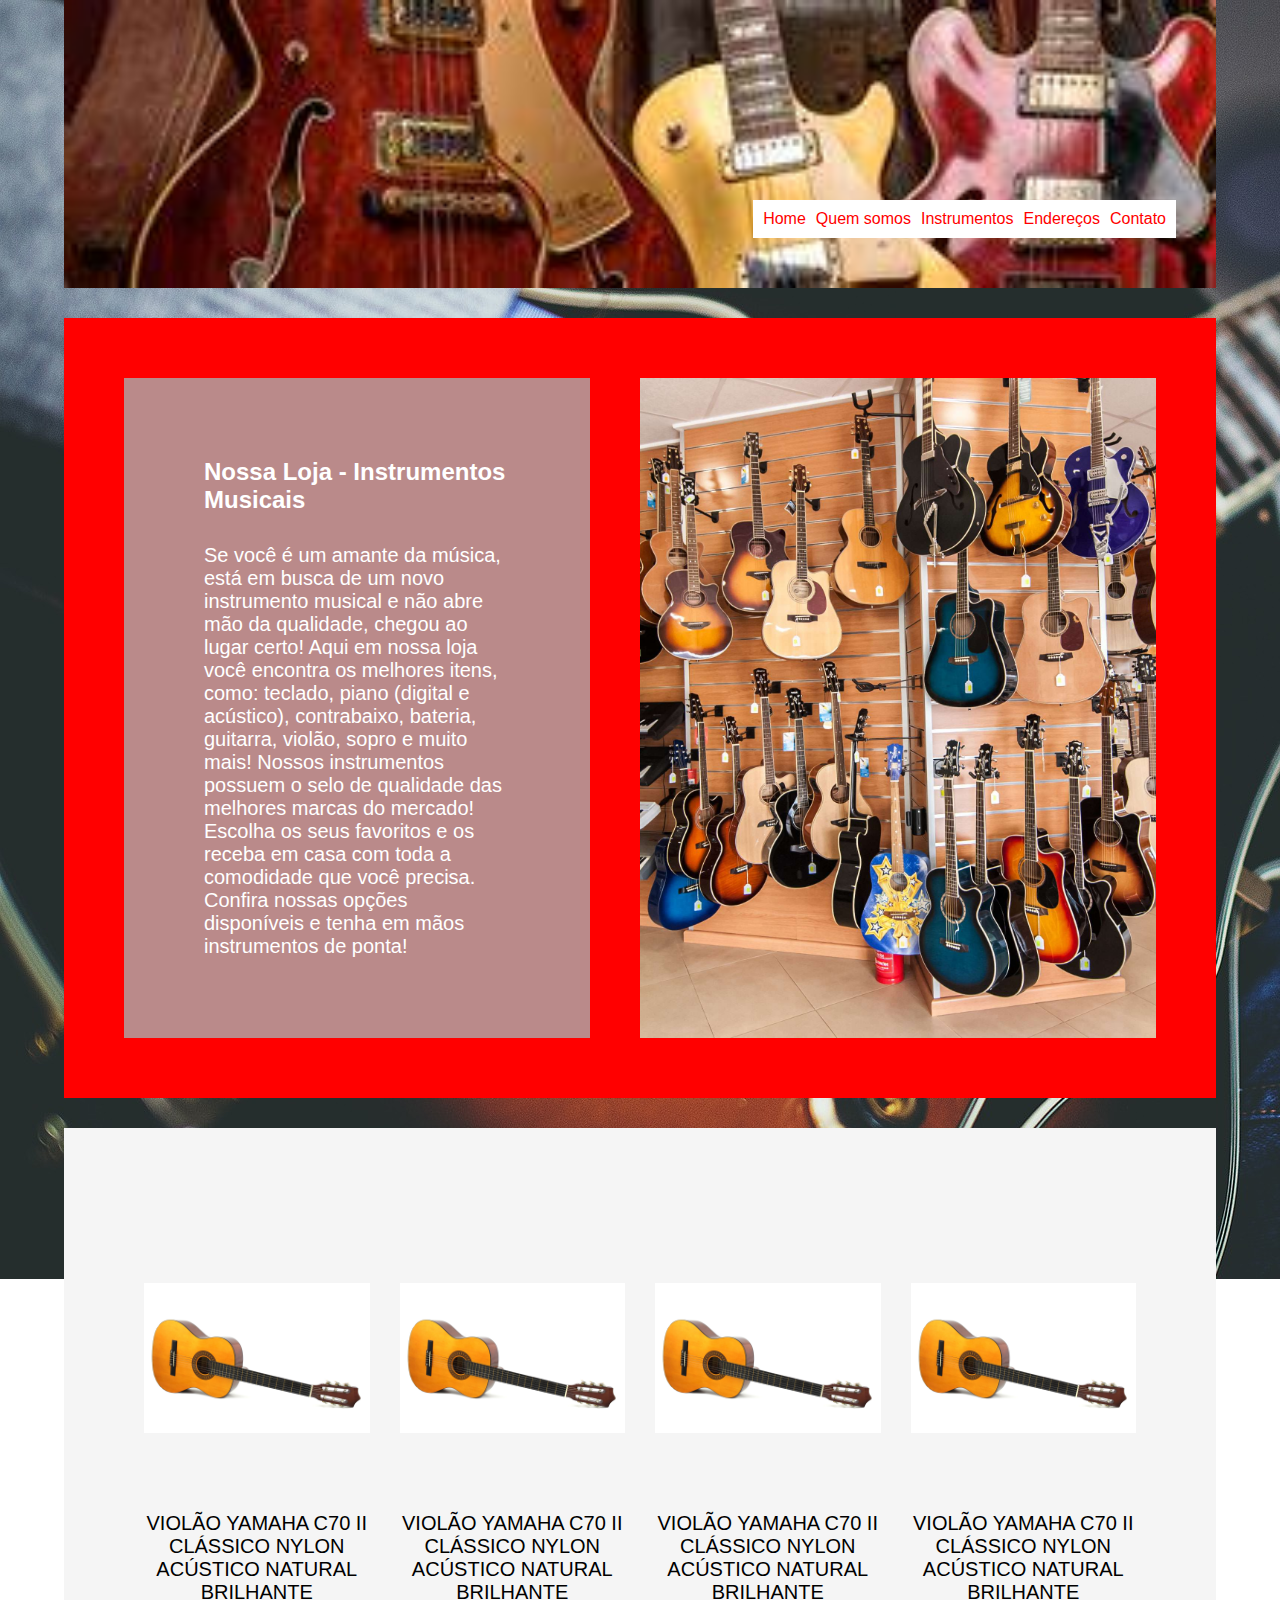
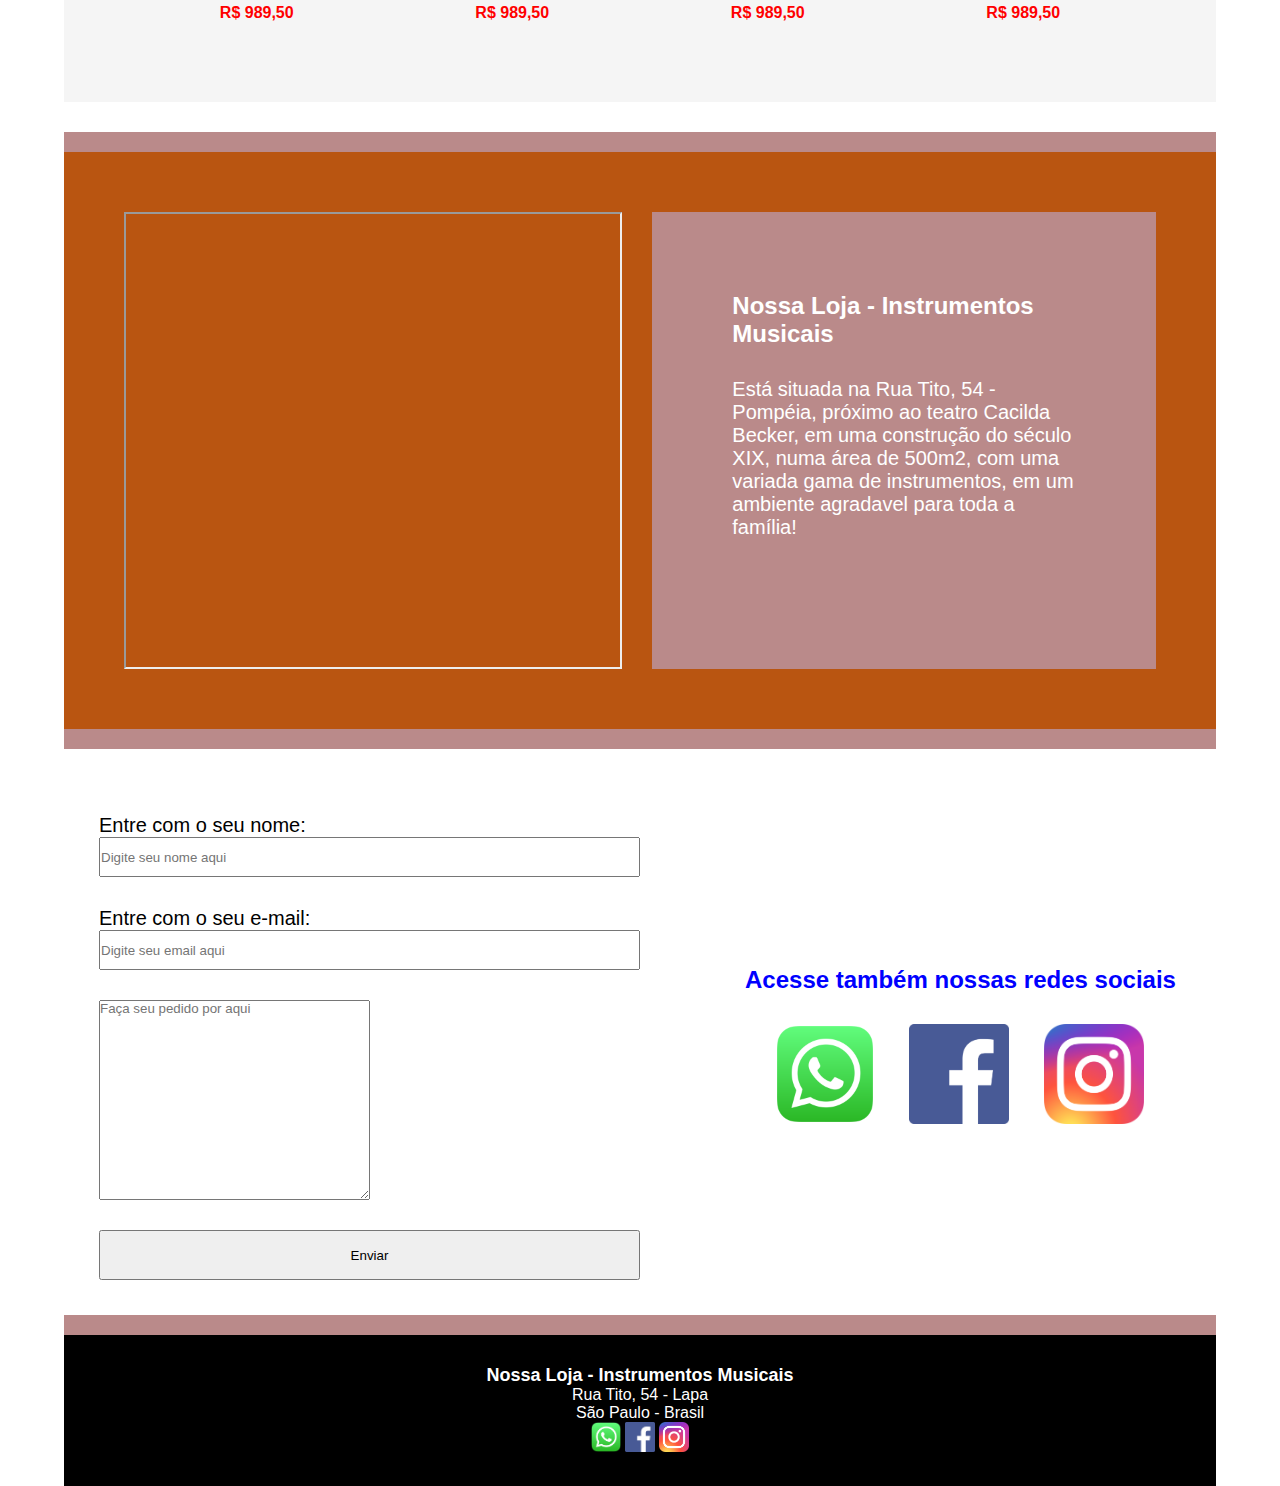
<file: Site_de_Instrumentos/index.html>
<!DOCTYPE html>
<html lang="pt-br">
<head>
    <meta charset="UTF-8">
    <meta name="viewport" content="width=device-width, initial-scale=1.0">
    <link rel="stylesheet" href="style/style.css" type="text/css">
    <title>Site de muscia</title>
</head>
<body>

    <header>
        <nav>
            <a href="#">Home</a>
            <a href="#">Quem somos</a>
            <a href="#">Instrumentos</a>
            <a href="#">Endereços</a>
            <a href="#">Contato</a>
        </nav>
    </header>

    <main>
        <section id="secao-principal">
            <div id="texto-conteudo">
                <h1>Nossa Loja - Instrumentos Musicais</h1>
                <p>Se você é um amante da música, está em busca de um novo instrumento musical e 
                    não abre mão da qualidade, chegou ao lugar certo! Aqui em nossa loja você encontra 
                    os melhores itens, como: teclado, piano (digital e acústico), contrabaixo, bateria, 
                    guitarra, violão, sopro e muito mais! Nossos instrumentos possuem o selo de qualidade
                    das melhores marcas do mercado! Escolha os seus favoritos e os receba em casa com toda
                    a comodidade que você precisa. Confira nossas opções disponíveis e tenha em mãos 
                    instrumentos de ponta!</p>
            </div>
            <img src="assets/imagens_atividade_violão/imagens/loja.jpg" alt="loja">
        </section>

        <section id="vitrine-items">

            <div class="card-produto">
                <img src="assets/imagens_atividade_violão/imagens/guitarrinha.jpg" alt="guitarrinha">
                <p>VIOLÃO YAMAHA C70 II CLÁSSICO NYLON ACÚSTICO NATURAL BRILHANTE</p>
                <span>R$ 989,50</span>
            </div>

            <div class="card-produto">
                <img src="assets/imagens_atividade_violão/imagens/guitarrinha.jpg" alt="guitarrinha">
                <p>VIOLÃO YAMAHA C70 II CLÁSSICO NYLON ACÚSTICO NATURAL BRILHANTE</p>
                <span>R$ 989,50</span>
            </div>

            <div class="card-produto">
                <img src="assets/imagens_atividade_violão/imagens/guitarrinha.jpg" alt="guitarrinha">
                <p>VIOLÃO YAMAHA C70 II CLÁSSICO NYLON ACÚSTICO NATURAL BRILHANTE</p>
                <span>R$ 989,50</span>
            </div>

            <div class="card-produto">
                <img src="assets/imagens_atividade_violão/imagens/guitarrinha.jpg" alt="guitarrinha">
                <p>VIOLÃO YAMAHA C70 II CLÁSSICO NYLON ACÚSTICO NATURAL BRILHANTE</p>
                <span>R$ 989,50</span>
            </div>
        </section>

        <section id="mapa-localizacao">
           <iframe
                src="https://www.google.com/maps/embed?pb=!1m18!1m12!1m3!1d914.5320543772682!2d-46.692768710589604!3d-23.527890391687922!2m3!1f0!2f0!3f0!3m2!1i1024!2i768!4f13.1!3m3!1m2!1s0x94cef8775663b04f%3A0x923835e9005f8309!2sSenac%20Lapa%20Tito!5e0!3m2!1spt-BR!2sbr!4v1760047797454!5m2!1spt-BR!2sbr"
                loading="lazy" referrerpolicy="no-referrer-when-downgrade">
            </iframe>
            <div id="informacoes-loja">
                <h1>Nossa Loja - Instrumentos Musicais</h1>
                <p>Está situada na Rua Tito, 54 - Pompéia, próximo ao teatro Cacilda Becker,
                    em uma construção do século XIX, numa área de 500m2, com uma variada gama
                    de instrumentos, em um ambiente agradavel para toda a família!</p>
            </div>
        </section>

        <section id="area-contato">
            <div id="formulario-dados">
             <p>Entre com o seu nome:</p>
             <input type="text" placeholder="Digite seu nome aqui">
                
             <p>Entre com o seu e-mail:</p>
             <input type="text" placeholder="Digite seu email aqui">

             <textarea name="Faça seu pedido por aqui" id="" placeholder="Faça seu pedido por aqui"></textarea>

             <button>Enviar</button>
            </div>

            <div id="midias-sociais">
                <h1>Acesse também nossas redes sociais</h1>
                <img src="assets/imagens_atividade_violão/imagens/whats.png" alt="Whatsapp">
                <img src="assets/imagens_atividade_violão/imagens/face.png" alt="Facebook">
                <img src="assets/imagens_atividade_violão/imagens/insta.png" alt="Instagram">
            </div>

        </section>
    </main>

    <footer>
        <h1>Nossa Loja - Instrumentos Musicais</h1>
        <p>Rua Tito, 54 - Lapa</p>
        <p>São Paulo - Brasil</p>
        <div class="icones-footer">
            <img src="assets/imagens_atividade_violão/imagens/whats.png" alt="Whatsapp">
            <img src="assets/imagens_atividade_violão/imagens/face.png" alt="Facebook">
            <img src="assets/imagens_atividade_violão/imagens/insta.png" alt="Instagram">
        </div>
    </footer>

    
</body>
</html>
</file>
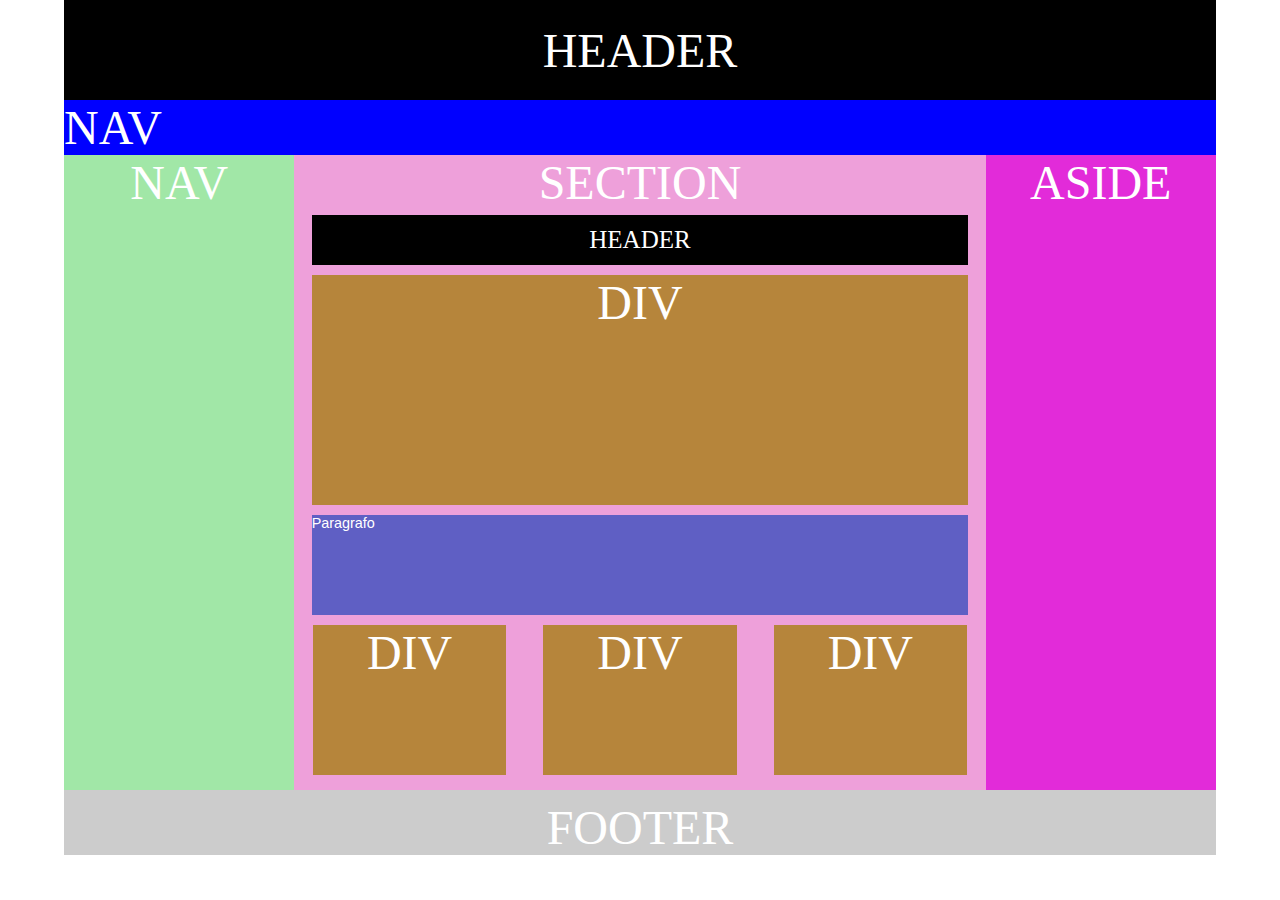
<file: Exercicio05_entrega/Exercicio05.html>
<!DOCTYPE html>
<html lang="en">
<head>
    <meta charset="UTF-8">
    <meta name="viewport" content="width=device-width, initial-scale=1.0">
    <title>Exercicio - 05</title>
    <link rel="stylesheet" href="css/Exercicio05.css">
</head>
<body>
    <main>

        <header>HEADER</header>

        <nav id="topo">NAV</nav>

        <nav id="left">NAV</nav>

        <section>SECTION

            <header>HEADER</header>

            <div>DIV</div>

            <p>Paragrafo</p>

            <section id="central_div">

                <div class="even_div">DIV</div>

                <div class="even_div">DIV</div>

                <div class="even_div">DIV</div>
                
            </section>

        </section>

        <aside>ASIDE</aside>

        <footer>FOOTER</footer>

    </main>
</body>
</html>
</file>
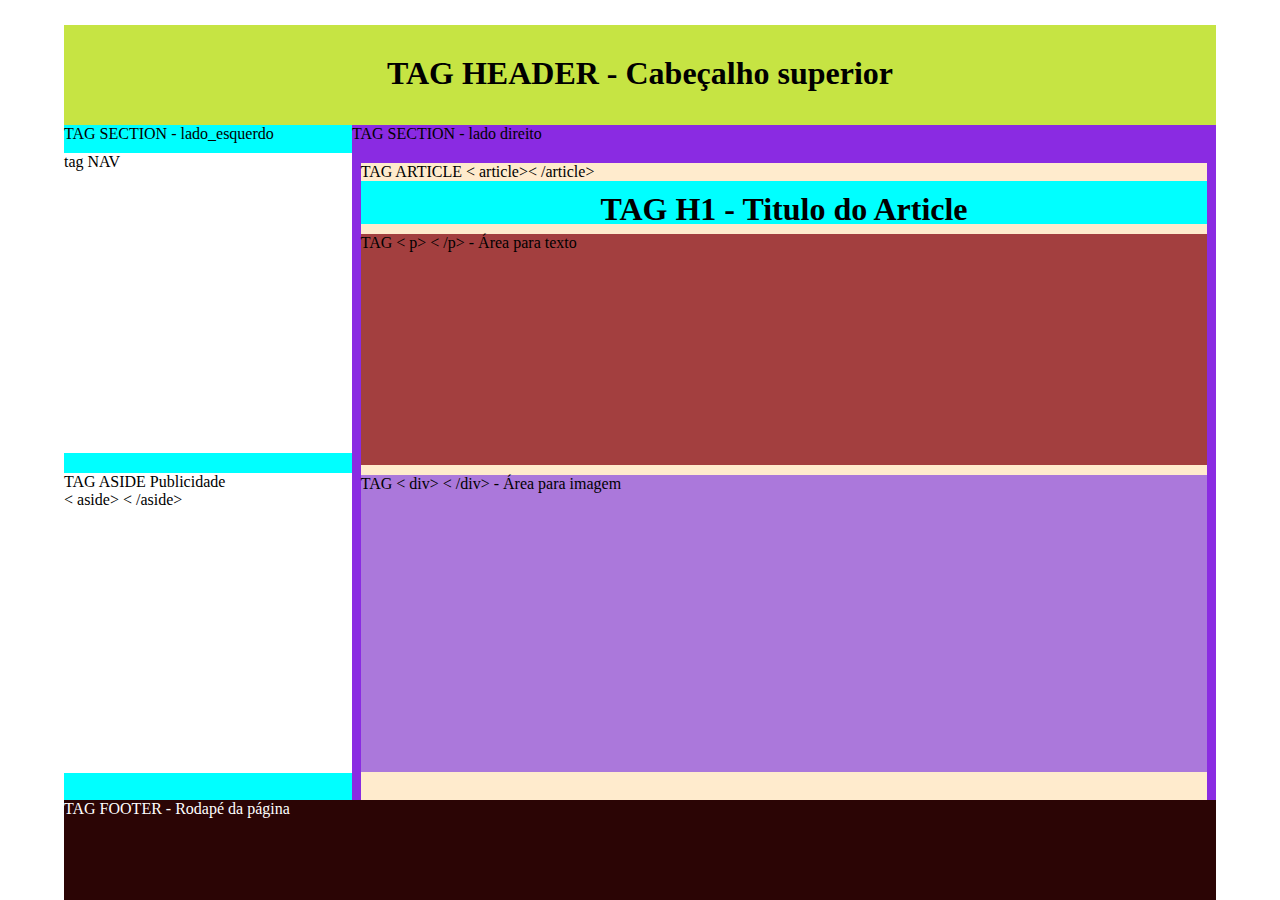
<file: Exercicio06_entrega/Exercicio06.html>
<!DOCTYPE html>
<html lang="pt-br">
<head>
    <meta charset="UTF-8">
    <meta name="viewport" content="width=device-width, initial-scale=1.0">
    <title>Exercicio - 06</title>
    <link rel="stylesheet" href="css/Exercicio06.css">
</head>
<body>
    <main>
        <header><h1>TAG HEADER - Cabeçalho superior</h1></header>
        <section id="le">TAG SECTION - lado_esquerdo
            <nav>tag NAV</nav>
            <aside>TAG ASIDE Publicidade <br> < aside> < /aside>
            </aside>
        </section>
        <section id="ld">TAG SECTION - lado direito
            <article>
                TAG ARTICLE < article>< /article>
                <h1>TAG H1 - Titulo do Article</h1>
                <p>TAG < p> < /p> - Área para texto</p>
                <div>TAG < div> < /div> - Área para imagem</div>
            </article>
        </section>
            
        <footer>TAG FOOTER - Rodapé da página</footer>
    </main>
</body>
</html>
</file>
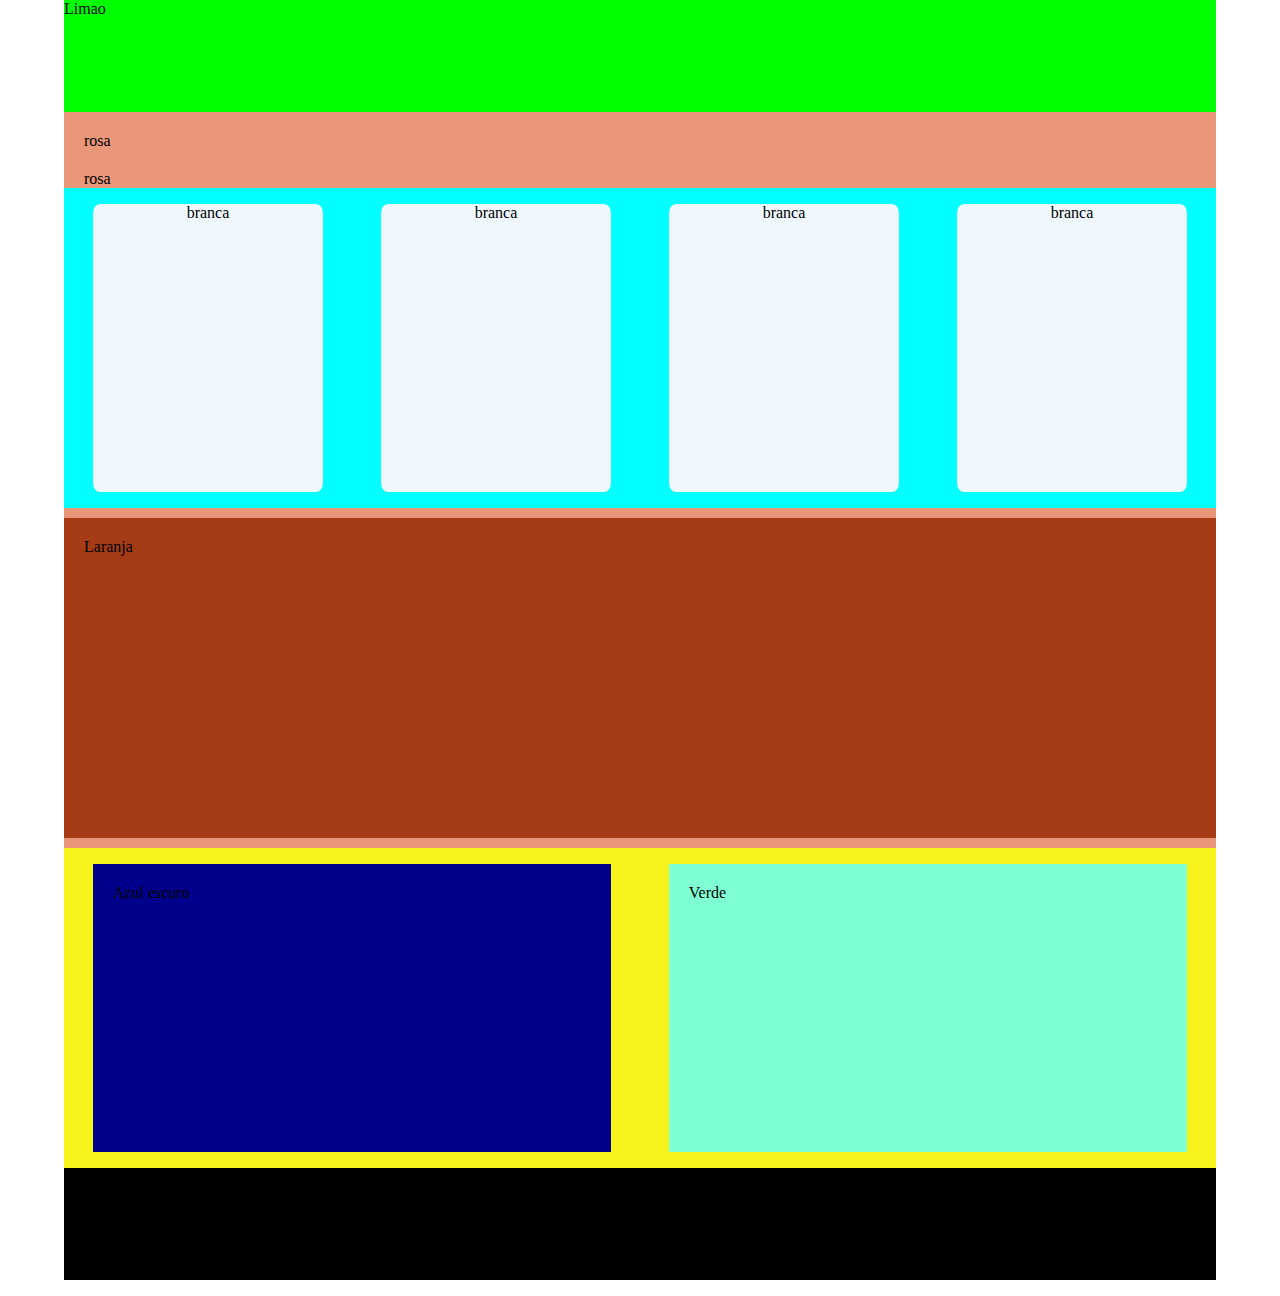
<file: Exercicio07_entrega/Exercicio07.html>
<!DOCTYPE html>
<html lang="pt-br">
<head>
    <meta charset="UTF-8">
    <meta name="viewport" content="width=device-width, initial-scale=1.0">
    <title>Exerciocio - 07</title>
    <link rel="stylesheet" href="css/Exercicio07.css">
</head>
<body>
    <main>
        <header>Limao</header>
        <section id="vermelho">
            <div class="rosa"><p>rosa</p></div>
            <div class="rosa"><p>rosa</p></div>
        </section>

        <section id="azul_bebe">
            <div class="mm">branca</div>
            <div class="mm">branca</div>
            <div class="mm">branca</div>
            <div class="mm">branca</div>
        </section>

        <section id="laranja"><p>Laranja</p></section>

        <section id="amarelo">
            <div id="azul_escuro"><p>Azul escuro</p></div>
            <div id="verde"><p>Verde</p></div>
        </section>

        <footer></footer>
    </main>
</body>
</html>
</file>
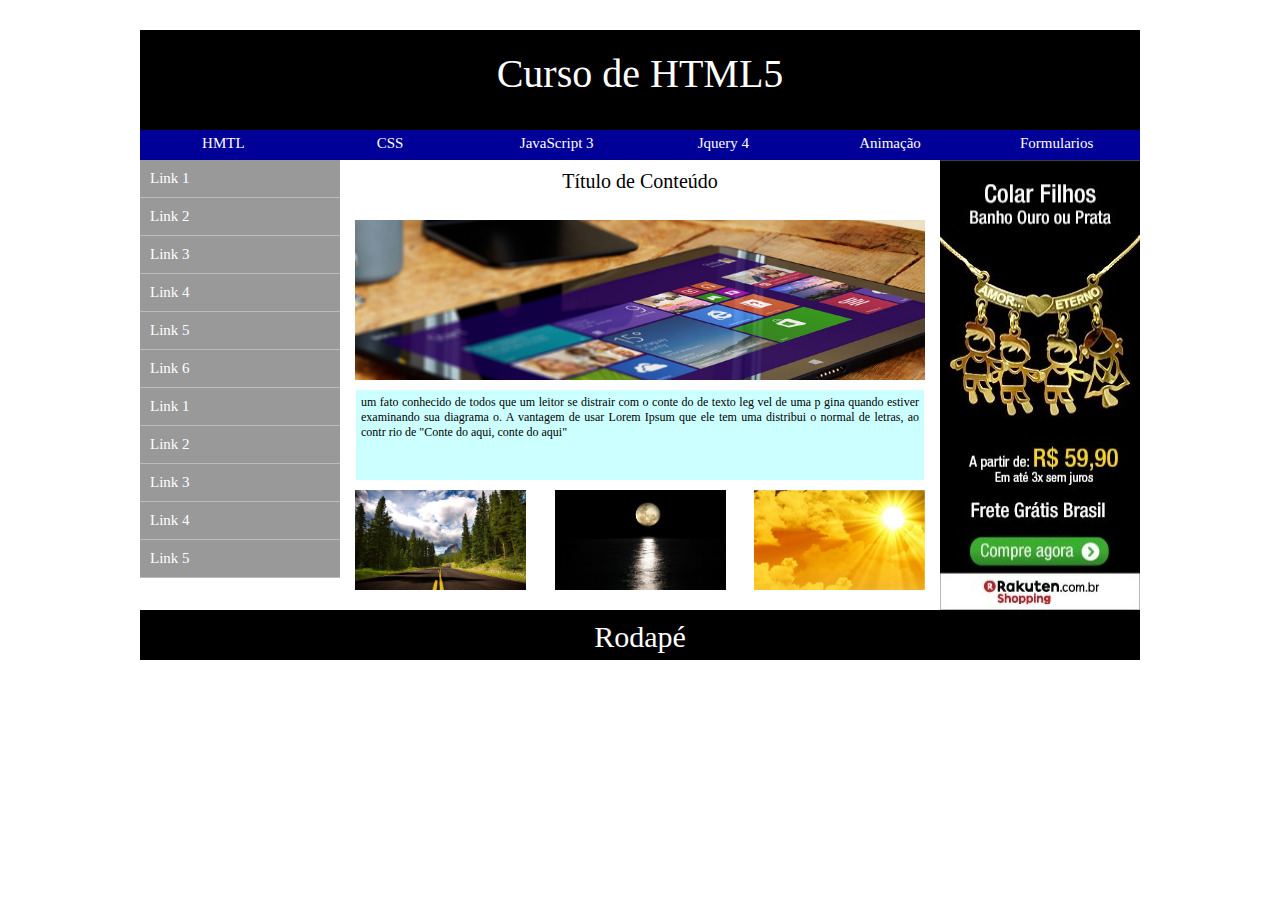
<file: Exercicio08_entrega/Exercicio08.html>
<!DOCTYPE html>
<html lang="pt-br">
<head>
<title>Layout responsivo</title>
<link rel="stylesheet" type="text/css" href="css/style.css">
</head>
<body>
<main role="main">
<div id="fundo">
	<header id="titulo"> Curso de HTML5 </header>
	<nav id="menu_acima">
		<a href="#"> HMTL</a>
		<a href="#"> CSS</a>
		<a href="#"> JavaScript 3</a>
		<a href="#"> Jquery 4</a>
		<a href="#"> Animação</a>
		<a href="#"> Formularios</a>
	</nav>
	
	<nav id="menu_lateral">
		<a href="#"> Link 1</a>
		<a href="#"> Link 2</a>
		<a href="#"> Link 3</a>
		<a href="#"> Link 4</a>
		<a href="#"> Link 5</a>
		<a href="#"> Link 6</a>
		<a href="#"> Link 1</a>
		<a href="#"> Link 2</a>
		<a href="#"> Link 3</a>
		<a href="#"> Link 4</a>
		<a href="#"> Link 5</a>
		
	</nav>

	<section id="meio">
		<header id="titulo2"> Título de Conteúdo</header>
		<div id="imagem"></div>
		<p id="texto">   um fato conhecido de todos que um leitor se distrair  com o conte do de texto leg vel de uma p gina quando estiver examinando sua diagrama  o. A vantagem de usar Lorem Ipsum   que ele tem uma distribui  o normal de letras, ao contr rio de "Conte do aqui, conte do aqui"</p>
		<div id="figuras">
		   <div id="fig1"></div>
		   <div id="fig2"></div>
		   <div id="fig3"></div>
		</div>
	</section>
	
	<aside id="banner">
	   <a href="#">
		<img src="imagens/propaganda.jpg">
	   </a>
	</aside>

	<footer id="rodape">
	    Rodapé
	</footer>
	
</div>
</main>

</body>
</html>
</file>
<file: Exercicio01_entrega/style.css>
h1{
    background-color: black;
    color: white;
    text-align: center;
    margin-left: 5px;
    margin-top: 10px;
    margin-bottom: 50px;
    font-size: 65px;
    font-family: Verdana, Geneva, Tahoma, sans-serif;
}

body {
    background-image: url(images/imagem.jpeg);
    background-repeat: no-repeat;
    background-size: 92%;
    background-position: 60% -2%;
    background-color: #000066;
}

p {
    background-color: black;
    color: white;
    font-size: 35px;
    font-family: Verdana, Geneva, Tahoma, sans-serif;
    margin-left: 5px;
    margin-bottom: 30px;
    padding: 4px;
}

h2 {
    background-color: black;
    color: white;
    text-align: center;
    margin-left: 5px;
    margin-top: 40px;
    font-size: 40px;
    font-family: Verdana, Geneva, Tahoma, sans-serif;
}
</file>
<file: Exercicio02_entrega/css/style.css>
p {
    margin-top: 0;
    font-weight: bolder;
}

#azul {

    position: absolute;
    background-color: rgb(2, 2, 218);
    text-align: center;
    left: 600px;
    width: 160px;
    height: 100px;

}

#vermelho {

    position: absolute;
    background-color: red;
    left: 760px;
    width: 511px;
    height: 100px;
    text-align: center;
}

#verde {

    position: absolute;
    background-color: rgb(10, 240, 10);
    left: 600px;
    top: 108px;
    width: 671px;
    text-align: center;

}

#amarelo {

    position: absolute;
    background-color: yellow;
    left: 600px;
    top: 142px;
    border: solid 10px red;
    text-align: center;
    width: 651px;
    height: 600px;

}

#cinza {

    position: absolute;
    background-color: rgba(10, 9, 9, 0.596);
    left: 600px;
    top: 762px;
    text-align: center;
    width: 671PX;

}
</file>
<file: Exercicio03_entrega/style.css>
#fundo {
    position: relative;
    width: 80%;
    height: 900px;
    margin: auto;
    background-color: #ff00d4;
    font-weight: bolder;
}


#azul {

    position: relative;
    width: 12%;
    height: 11%;
    float: left;
    background-color: #00f;

}

#vermelho {

    position: relative;
    width: 88%;
    height: 11%;
    float: left;
    background-color: #f00;
    text-align: center;

}

#verde {

    position: relative;
    width: 100%;
    height: 5.6%;
    clear: left;
    background-color: #3ff139;
    text-align: center;

}

#amarelo {

    position: relative;
    width: 99.19%;
    height: 75.5%;
    clear: left;
    border: #f00 solid 5px;
    background-color: #ff0;
    text-align: center;

}

#cinza {

    position: relative;
    width: 100%;
    height: 6.8%;
    float: left;
    background-color: #888;
    text-align: center;

}
</file>
<file: Exercicio04_entrega/style.css>
#fundo {

    position: relative;
    width: 100%;
    height: 100%;
    font-weight: bolder
}

#topo {

    position: relative;
    width: 100%;
    height: 120px;
    background-color: rgb(3, 196, 186);
    text-align: center;
    font-size: 30px;
    padding-top: 60px;

}


#le {

    position: relative;
    width: 10%;
    height: 700px;
    background-color: rgb(106, 161, 165);
    float: left;
}

#conteudo {

    position: relative;
    width: 80%;
    height: 700px;
    background-color: #ccc;
    float: left;

}

#ld {

    position: relative;
    width: 10%;
    height: 700px;
    background-color: rgb(106, 161, 165);
    float: left;

}

#branco1 {

    position: relative;
    width: 90%;
    height: 20%;
    background-color: #fff;
    margin: auto;
    margin-top: 5px;
}

#branco2 {

    position: relative;
    width: 90%;
    height: 20%;
    background-color: #fff;
    margin: auto;
    margin-top: 5px;
}

#rodape {

    position: relative;
    width: 100%;
    height: 50px;
    background-color: rgb(78, 167, 240);
    clear: left;

}


img{
    position: absolute;
    top: 76%;
    left: 80%;
}
</file>
<file: Netflix/style.css>
* {
	margin: 0;
	padding: 0;
	box-sizing: border-box;
}

body {
	font-family: 'Helvetica Neue', Arial, sans-serif;
	background: #141414;
	color: #fff;
	overflow-x: hidden;
}

.barra-navegacao {
	position: fixed;
	top: 0;
	width: 100%;
	display: flex;
	justify-content: space-between;
	align-items: center;
	padding: 20px 50px;
	background: linear-gradient(180deg, rgba(0, 0, 0, 0.7) 10%, transparent);
	z-index: 1000;
	transition: background 0.3s;
}

.barra-navegacao.rolado {
	background: #141414;
}

.lado-esquerdo {
	display: flex;
	align-items: center;
	gap: 30px;
}

.logo {
	color: #e50914;
	font-size: 32px;
	font-weight: bold;
	letter-spacing: 2px;
}

.menu-navegacao {
	display: flex;
	gap: 20px;
	list-style: none;
}

.menu-navegacao a {
	color: #e5e5e5;
	text-decoration: none;
	font-size: 14px;
	transition: color 0.3s;
}

.menu-navegacao a:hover {
	color: #b3b3b3;
}

.lado-direito {
	display: flex;
	align-items: center;
	gap: 20px;
}

.icone-busca,
.icone-notificacoes {
	font-size: 20px;
	cursor: pointer;
}

.perfil-usuario {
	width: 32px;
	height: 32px;
	border-radius: 4px;
	background: #e50914;
	cursor: pointer;
}

.banner-principal {
	position: relative;
	height: 80vh;
	background-image: url(./img/CARAMELO.jpg);
	background-position: center;
	display: flex;
	align-items: center;
	padding: 0 50px;
}

.conteudo-banner {
	max-width: 500px;
	margin-top: 80px;
}

.texto-logo-netflix {
	color: #e50914;
	font-size: 18px;
	font-weight: bold;
	margin-bottom: 20px;
	letter-spacing: 3px;
}

.titulo-principal {
	font-size: 64px;
	font-weight: bold;
	margin-bottom: 20px;
	line-height: 1.1;
	text-transform: uppercase;
}

.botoes-banner {
	display: flex;
	gap: 15px;
	margin-top: 30px;
}

.botao {
	padding: 12px 30px;
	border: none;
	border-radius: 4px;
	font-size: 16px;
	font-weight: bold;
	cursor: pointer;
	display: flex;
	align-items: center;
	gap: 10px;
	transition: all 0.3s;
}

.botao-assistir {
	background: #fff;
	color: #000;
}

.botao-assistir:hover {
	background: rgba(255, 255, 255, 0.75);
}

.botao-info {
	background: rgba(109, 109, 110, 0.7);
	color: #fff;
}

.botao-info:hover {
	background: rgba(109, 109, 110, 0.4);
}

.descricao-banner {
	margin-top: 20px;
	font-size: 14px;
	color: #e5e5e5;
}

.linha-conteudo {
	padding: 0 50px;
	margin-bottom: 40px;
}

.titulo-linha {
	font-size: 20px;
	font-weight: bold;
	margin-top: 30px;
	margin-bottom: 15px;
	display: flex;
	align-items: center;
	justify-content: space-between;
}

.titulo-linha a {
	color: #54b9c5;
	text-decoration: none;
	font-size: 14px;
	transition: color 0.3s;
}

.titulo-linha a:hover {
	color: #fff;
}

.slider-conteudo {
	display: flex;
	gap: 8px;
	overflow-x: auto;
	scroll-behavior: smooth;
	padding-bottom: 10px;
}

.slider-conteudo::-webkit-scrollbar {
	height: 8px;
}

.slider-conteudo::-webkit-scrollbar-track {
	background: #2a2a2a;
}

.slider-conteudo::-webkit-scrollbar-thumb {
	background: #555;
	border-radius: 10px;
}

.cartao-conteudo {
	position: relative;
	min-width: 240px;
	height: 135px;
	border-radius: 6px;
	overflow: hidden;
	cursor: pointer;
	transition: transform 0.3s;
	background: #2a2a2a;
	background-size: cover;
}

.cartao-conteudo:hover {
	transform: scale(1.05);
}

.cartao-conteudo img {
	width: 100%;
	height: 100%;
	object-fit: cover;
}

.nome-conteudo {
	padding: 20px;
	height: 100%;
	display: flex;
	align-items: center;
	justify-content: center;
	font-weight: bold;
}

.etiqueta {
	position: absolute;
	bottom: 10px;
	left: 10px;
	background: #e50914;
	color: #fff;
	padding: 4px 8px;
	border-radius: 3px;
	font-size: 11px;
	font-weight: bold;
}

.top10 .cartao-conteudo {
	min-width: 180px;
	height: 270px;
}

.numero-ranking {
	position: absolute;
	left: -15px;
	bottom: 0;
	font-size: 180px;
	font-weight: bold;
	color: #000;
	-webkit-text-stroke: 3px #ddd;
	z-index: 1;
}

.conteudo-top10 {
	position: relative;
	z-index: 2;
	margin-left: 40px;
	height: 100%;
	display: flex;
	align-items: center;
	justify-content: center;
	background-size: cover;
}

footer {
	padding: 40px 50px;
	color: #808080;
}

.icones-sociais {
	display: flex;
	gap: 20px;
	margin-bottom: 30px;
}

.icones-sociais a {
	color: #808080;
	font-size: 24px;
	text-decoration: none;
	transition: color 0.3s;
}

.icones-sociais a:hover {
	color: #fff;
}

.links-rodape {
	display: grid;
	grid-template-columns: repeat(4, 1fr);
	gap: 15px;
	margin-bottom: 30px;
}

.links-rodape a {
	color: #808080;
	text-decoration: none;
	font-size: 13px;
	transition: color 0.3s;
}

.links-rodape a:hover {
	text-decoration: underline;
}

.direitos {
	font-size: 12px;
	margin-top: 20px;
}

@media (max-width: 768px) {
	.barra-navegacao {
		padding: 15px 20px;
	}

	.menu-navegacao {
		display: none;
	}

	.titulo-principal {
		font-size: 36px;
	}

	.linha-conteudo {
		padding: 0 20px;
	}

	.links-rodape {
		grid-template-columns: repeat(2, 1fr);
	}
}
</file>
<file: Site_de_Instrumentos/style/style.css>
*{
    box-sizing: border-box;
    padding: 0;
    margin: 0;
    font-family: sans-serif;
    text-decoration: none;
}

body{
    background-image: url(../assets/imagens_atividade_violão/imagens/guitarra_fundo_body.jpg);
    background-repeat: no-repeat;
    width: 90%;
    margin: auto;
}

header {
    background-image: url(../assets/imagens_atividade_violão/imagens/guitarras_header.jpg);
    background-repeat: no-repeat;
    background-size: cover;
    padding: 200px 40px 50px 0px;
    display: flex;
    justify-content: end;
    object-fit: cover;

    & nav{
        display: flex;
        gap: 10px;
        background-color: white;
        padding: 10px;
    }

    & a{
        color: red;
    }
}

main{
    & #secao-principal{
        margin-top: 30px;
        margin-bottom: 30px;
        display: flex;
        flex-direction: row;
        background-color: red;
        padding: 60px;
        gap: 50px;
    }

    & img{
        width: 50%;
        height: auto;
        object-fit: cover;
    }

    & #texto-conteudo{
        padding: 80px;
        background-color: #BA8A8A;
        color: white;
        width: 50%;
    }

    & #texto-conteudo h1{
        margin-bottom: 30px;
        font-size: 24px;
    }

    p{
        font-size: 20px;
    }
}

@media screen and (max-width: 1200px) {

        main{
        & #secao-principal{
            flex-direction: column;
            justify-content: center;
            align-items: center;
        }

        & img{
            width: 100%;
        }

        & #texto-conteudo{
            width: 100%;
        }
    }
    
}

#vitrine-items{

    margin-bottom: 30px;
    display: flex;
    flex-direction: row;
    background-color: whitesmoke;
    gap: 30px;
    padding: 80px;

    & img{
      width: 100%;
      height: 300px;  
      object-fit: contain;
    }   

    & .card-produto{
        text-align: center;
    }

    & span{
        color: red;
        font-weight: bold;
    }
}

@media screen and (max-width: 1200px) {
    
    #vitrine-items{
        flex-wrap: wrap;
        justify-content: center;

        & .card-produto{
            flex: 0 0 40%;
            background-color: white;
        }

        & p{
            margin-top: 20px;
        }

        & span{
            margin-top: 20px;
            font-size: 25px;
        }
    }

    @media screen and (max-width: 930px) {
    
     #vitrine-items{
        & .card-produto{
            flex: 0 0 100%;
            background-color: white;
        }

    }

    }
}

#mapa-localizacao{
        margin-bottom: 30px;
        display: flex;
        flex-direction: row;
        background-color: #B95511;
        gap: 30px;
        padding: 60px;
        border-top: 20px solid #BA8A8A;
        border-bottom: 20px solid #BA8A8A;
        color: white;
        
    & iframe{
        width: 50%;
    }

    & #informacoes-loja{
        width: 50%;
        padding: 80px;
        background-color: #BA8A8A;
    }

    h1{
        font-size: 24px;
        margin-bottom: 30px;
    }

    p{
        font-size: 20px;
        margin-bottom: 50px;
    }
}

@media screen and (max-width: 1200px) {

    #mapa-localizacao{
        flex-direction: column;

        & iframe{
            width: 100%;
        }

        & #informacoes-loja{
            width: 100%;
            padding: 80px;
            background-color: #BA8A8A;
        }
    }
    
}

#area-contato{
    display: flex;
    flex-direction: row;
    padding: 35px;
    gap: 100px;
    border-bottom: 20px solid #BA8A8A;


    & img{
        width: 100px;
        height: 100px;
        object-fit: cover;
    }

    & #formulario-dados{
        display: flex;
        flex-direction: column;
        justify-content: center;
        width: 50%;

        & input{
            height: 40px;
            margin-bottom: 30px;
        }

        & textarea{
            width: 50%; 
            margin-bottom: 30px;
            height: 200px;
        }

        button{
            height: 50px;
        }
    }

    & #midias-sociais{
        margin: auto;

        & h1{
            font-size: 24px;
            color: blue;
            margin-bottom: 30px;
        }

        & img{
            margin-left: 30px;
        }

    }

}

@media screen and (max-width: 1200px) {
    
    #area-contato{
    flex-direction: column;  
    
    & #formulario-dados{
        margin: auto;
    
        & textarea{
            margin: auto;
            margin-bottom: 10px;
        }
    }
    }

}

footer{
   padding-top: 0;
    background-color: black;
    color: white;
    display: flex;
    flex-direction: column;
    justify-content: center;
    align-items: center;
    padding: 30px;

    & img{
        width: 30px;
    }

    & h1{
        font-size: 18px;
    }
}
</file>
<file: Exercicio05_entrega/css/Exercicio05.css>
*{ 
    position: relative; 
    margin: 0%; 
    padding: 0%; 
    border: 0%; 
} 

main{ 
    width: 90%; 
    height: auto; 
    background-color: #ccc; 
    margin: auto; 
    font-size: 3.0em; 
    font-family: Verdana; 
    color: white; 
    text-align: center; 
} 

header{ 
    width: 100%; 
    height: 100px; 
    background-color: black; 
    display: flex; 
    align-items: center; 
    justify-content: center; 
} 

#topo{ 
    text-align: left; 
    background-color: blue; 
} 

#left{ 
    float: left; 
    width: 20%; 
    height: 635px; 
    background-color: rgb(161, 231, 167); 
} 

section{ 
    float: left; 
    width: 60%; 
    height: 635px; 
    background-color: rgb(238, 160, 218); 
    margin-bottom: 10px; 
} 

section header{ 
    width: 95%; 
    height: 50px; 
    margin: auto; 
    margin-bottom: 10px; 
    margin-top: 5px; 
    font-size: 25px; 
} 

section div{ 
    margin: auto; 
    margin-top: 10px; 
    margin-bottom: 10px; 
    width: 95%; 
    height: 230px; 
    background-color: rgb(182, 133, 59); 
} 

section p{ 
    margin-bottom: 10px; 
    text-align: left; 
    font-size: 0.3em; 
    font-family: Arial; 
    margin: auto; 
    width: 95%; 
    height: 100px; 
    background-color: rgb(95, 95, 196); 
} 

section #central_div{ 
    width: 100%; 
    height: 150px; 
    margin-top: 10px; 
    display: flex; 
    justify-content: space-between; 
} 

.even_div{ 
    width: 28%; 
    height: 150px; 
    margin: auto; 
} 

aside{ 
    float: left; 
    width: 20%; 
    height: 635px; 
    background-color: rgb(226, 43, 217); 
} 

footer{ 
    clear: left; 
    text-align: center; 
}
</file>
<file: Exercicio06_entrega/css/Exercicio06.css>
*{
    position: relative;
    margin: 0%;
    padding: 0%;
    border: 0%;
}

main{
    font-family: Verdana;
    width: 90%;
    height: auto;
    margin: auto;
    background-color: #ccc;
}

header{
    width: 100%;
    height: 100px;
    background-color: rgb(198, 228, 67);
    text-align: center;
    margin-top: 25px;
}

header h1{
    padding-top: 30px;
}

#le{
    float: left;
    width: 25%;
    height: 675px;
    background-color: aqua;

}

section nav{
    width: 390px;
    height: 300px;
    background-color: white;
    margin: auto;
    margin-top: 10px;
    margin-bottom: 20px;
}

section aside{
    margin: auto;
    width: 390px;
    height: 300px;
    background-color: white;
}

#ld{
    float: left;
    width: 75%;
    height: 675px;
    background-color: blueviolet;
}

section article{
    margin: auto;
    margin-top: 20px;
    width: 98%;
    height: 660px;
    background-color: blanchedalmond;
 }

 section h1{
    padding-top: 10px;
    width: 100%;
    height: 5%;
    margin: auto;
    text-align: center;
    background-color: aqua;
 }

 section p{
    margin-top: 10px;
    width: 100%;
    height: 35%;
    background-color: rgb(163, 63, 63);
 }

 section div{
    margin-top: 10px;
    width: 100%;
    height: 45%;
    background-color: rgb(171, 120, 219);
 }

 footer{
    color: white;
    clear: left;
    width: 100%;
    height: 100px;
    background-color: rgb(43, 5, 5);
 }
</file>
<file: Exercicio07_entrega/css/Exercicio07.css>
*{
    position: relative;
    margin: 0px;
    padding: 0px;
    border: 0px;
}

main{
    width: 90%;
    height: auto;
    font-family: Verdana;
    background-color: darksalmon;
    margin: auto;
}

header{
    width: 100%;
    height: 7em;
    background-color: lime;
    margin-bottom: 1em;
}

#s_rosa{
    width: 100%;
    height: 20em;
    background-color: brown;
    display: flex;
    justify-content: center;
    flex-direction: row;
    margin-bottom: 10px;
}

#rosa{
    width: 45%;
    height: 80%;
    background-color: darksalmon;
    margin: auto;
}

p{
    margin-left: 20px;
    margin-top: 20px;
}

#rosa_2{
    width: 45%;
    height: 80%;
    background-color: darksalmon;
    margin: auto;
}

#azul_bebe{
    width: 100%;
    height: 20em;
    background-color: cyan;
    display: flex;
    justify-content: center;
    flex-direction: row;
    text-align: center;
    margin-bottom: 10px;
}

.mm{
    width: 20%;
    height: 90%;
    background-color: aliceblue;
    margin: auto;
    border-radius: 3%;
}

#laranja{
    width: 100%;
    height: 20em;
    background-color: rgb(165, 60, 22);
    display: flex;
    margin-bottom: 10px;
}

#amarelo{
    width: 100%;
    height: 20em;
    background-color: rgb(248, 244, 27);
    display: flex;
    justify-content: center;
    flex-direction: row;
}

#azul_escuro{
    margin-top: 10px;
    width: 45%;
    height: 90%;
    background-color: darkblue;
    margin: auto;
}

#verde{
    margin-top: 10px;
    width: 45%;
    height: 90%;
    background-color: aquamarine;
    margin: auto;
}

footer{
    width: 100%;
    height: 7em;
    background-color: rgb(0, 0, 0);
    margin-bottom: 1em;
}
</file>
<file: Exercicio08_entrega/css/style.css>
* {
	margin: 0;
	border: 0;
	padding: 0;
	position: relative;
}



#fundo {
	width: 1000px;
	height: auto;
	margin: auto;
	font-family: verdana;
	margin-top: 30px;
}

#titulo {
	width: 100%;
	height: 80px;
	background-color: #000;
	color: #FFF;
	text-align: center;
	font-size: 40px;
	padding-top: 20px;
}

#menu_acima {
	width: 100%;
	display: flex;
	flex-direction: row;
	justify-content: space-between;
	background-color: #009;
	height: 30px;
}


#menu_acima a {
	width: 17%;
	text-align: center;
	font-size: 15px;
	text-decoration: none;
	background-color: #009;
	color: #fff;
	padding-top: 5px;
	float: left;
}

#menu_acima a:hover {
	background-color: #FFF;
	color: #009;
	transition: 2s all;
}

#menu_lateral {
	width: 20%;
	height: 400px;
	float: left;
}

#menu_lateral a {
	width: 90%;
	text-align: left;
	font-size: 15px;
	text-decoration: none;
	background-color: #999;
	color: #fff;
	padding: 10px;
	border-bottom: 1px solid #bbb;
	display: block;
}

#menu_lateral a:hover {
	background-color: #000;
	border-color: #F00;
}

#meio {
	position: relative;
	width: 60%;
	height: 450px;

	float: left;
}

#banner {
	position: relative;
	width: 20%;
	height: 450px;
	float: left;
}

#banner img {
	width: 100%;
	height: 100%;
}

#rodape {
	width: 100%;
	height: 40px;
	background-color: #000;
	clear: left;
	text-align: center;
	color: #FFF;
	font-size: 30px;
	padding-top: 10px;
}

#titulo2 {
	width: 95%;
	margin: auto;
	background-color: #FFF;
	height: 40px;
	text-align: center;
	font-size: 20px;
	padding-top: 10px;
}

#imagem {
	width: 95%;
	margin: auto;
	height: 160px;
	background-image: url(../imagens/banner-full-hd.jpg);
	background-size: 100%;
	margin-top: 10px;
}

#texto {
	width: 93%;
	margin: auto;
	background-color: #CFF;
	height: 80px;
	text-align: justify;
	font-size: 12px;
	padding: 5px;
	margin-top: 10px;
}

#figuras {
	width: 95%;
	margin: auto;
	height: 80px;
	display: flex;
	flex-direction: row;
	justify-content: space-between;
	margin-top: 10px;
}

#figuras div {
	width: 30%;
	height: 100px;
	background-color: #666;
}

#fig1 {
	background-image: url(../imagens/fundo.jpg);
	background-size: 100%;
}

#fig2 {
	background-image: url(../imagens/lua.jpg);
	background-size: 100%;
}

#fig3 {
	background-image: url(../imagens/sol.jpg);
	background-size: 100%;
}


@media (max-width:480px) {

	body {
		margin: 0;
	}

	#fundo {
		width: 95%;
		margin: auto;
	}

	#menu_acima {
		width: 100%;
		display: flex;
		flex-direction: column;
		height: 250px;
		background-color: transparent;
	}

	#menu_acima a {
		width: 100%;
		height: 30px;
		display: block;
		color: #FFF;
	}

	#menu_lateral, #banner, #imagem, #texto {
		display: none;
	}

	#titulo2 {
		height: 80px;
		width: 100%;
	}

	#meio {
		height: 690px;
		width: 100%;
	}

	#figuras {
		display: flex;
		flex-direction: column;
		height: 580px;
	}

	#figuras div {
		width: 100%;
		height: 190px;
		display: block;
	}
}


@media (min-width:481px) {
	@media (max-width:720px) {

		body {
			margin: 0;
		}

		#fundo {
			width: 95%;
			margin: auto;
		}

		#menu_acima {
			width: 100%;
			height: 50px;
			display: block;
		}

		#menu_acima a {
			width: 33%;
			float: left;
			color: #FF0;
		}

		#meio, #titulo2 {
			width: 100%;
		}

		#menu_lateral {
			display: none;
		}

		#banner {
			display: none;
		}

	}
}
</file>
